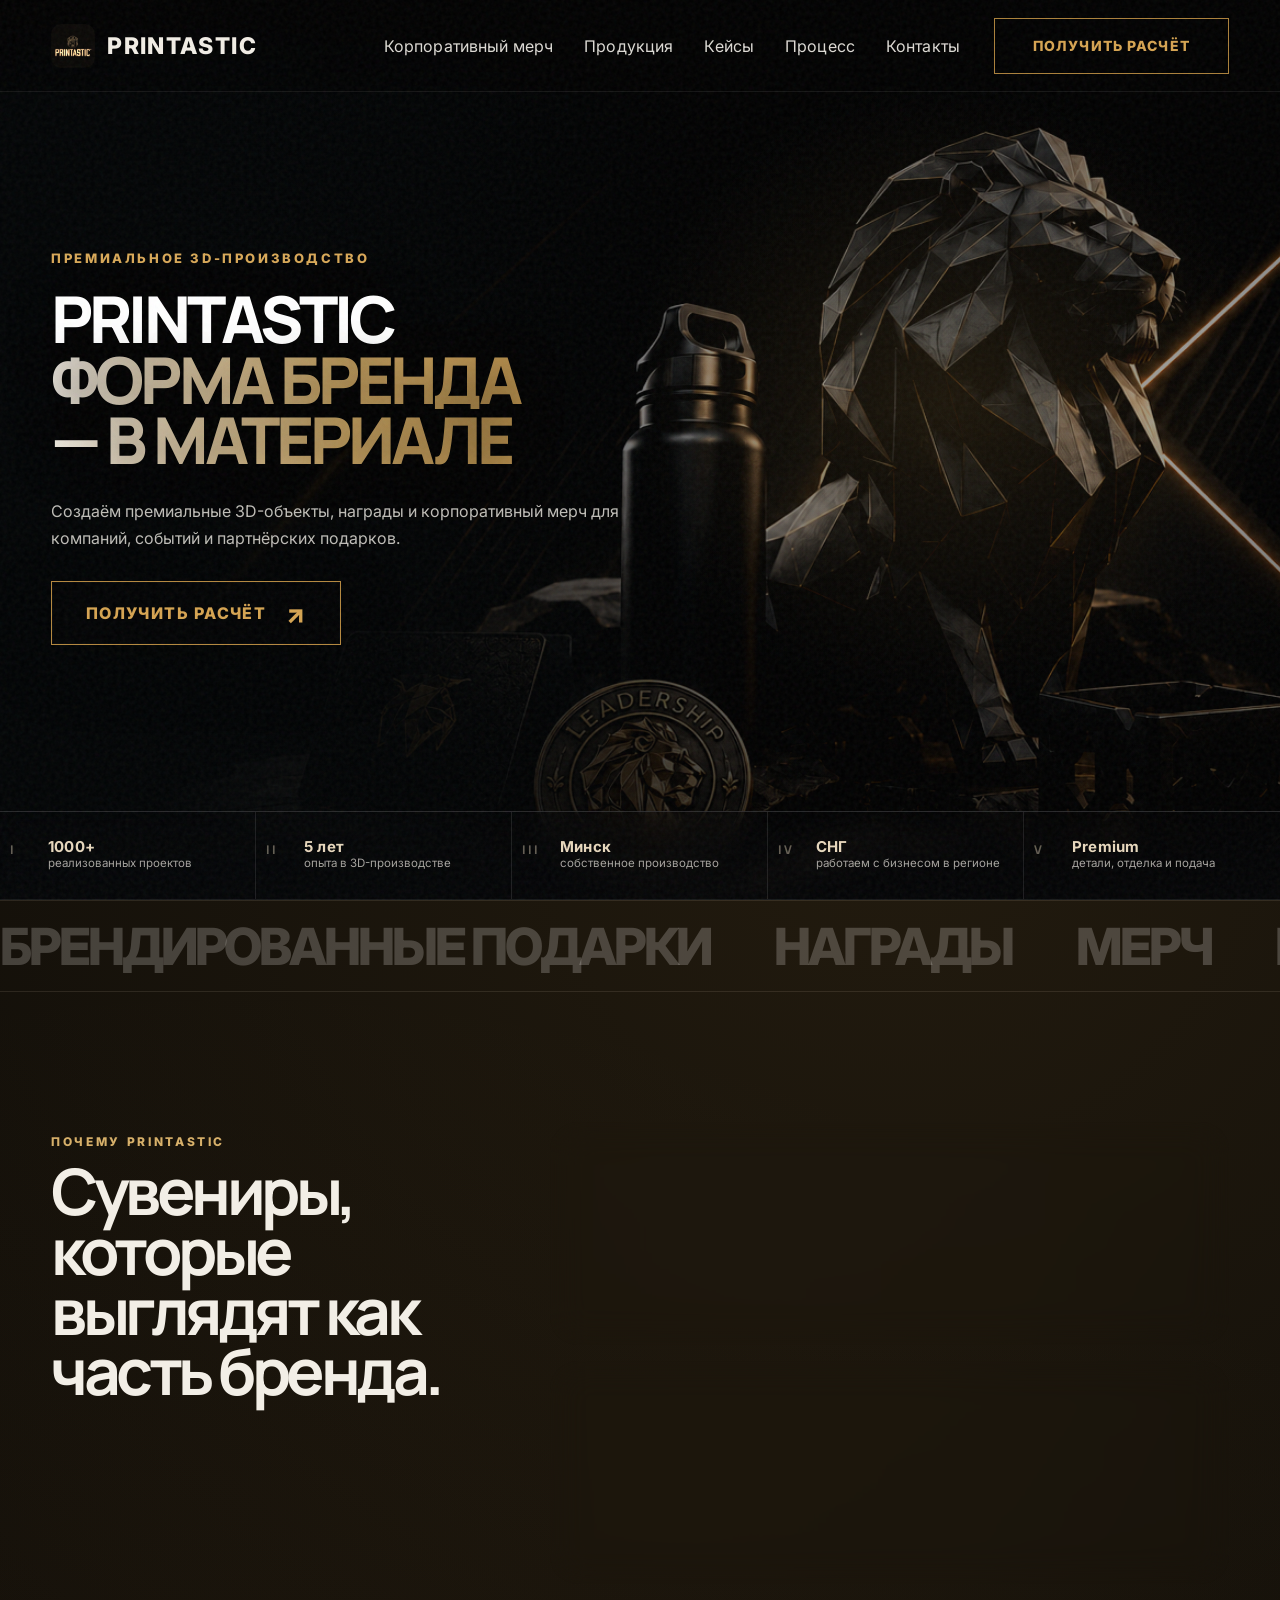
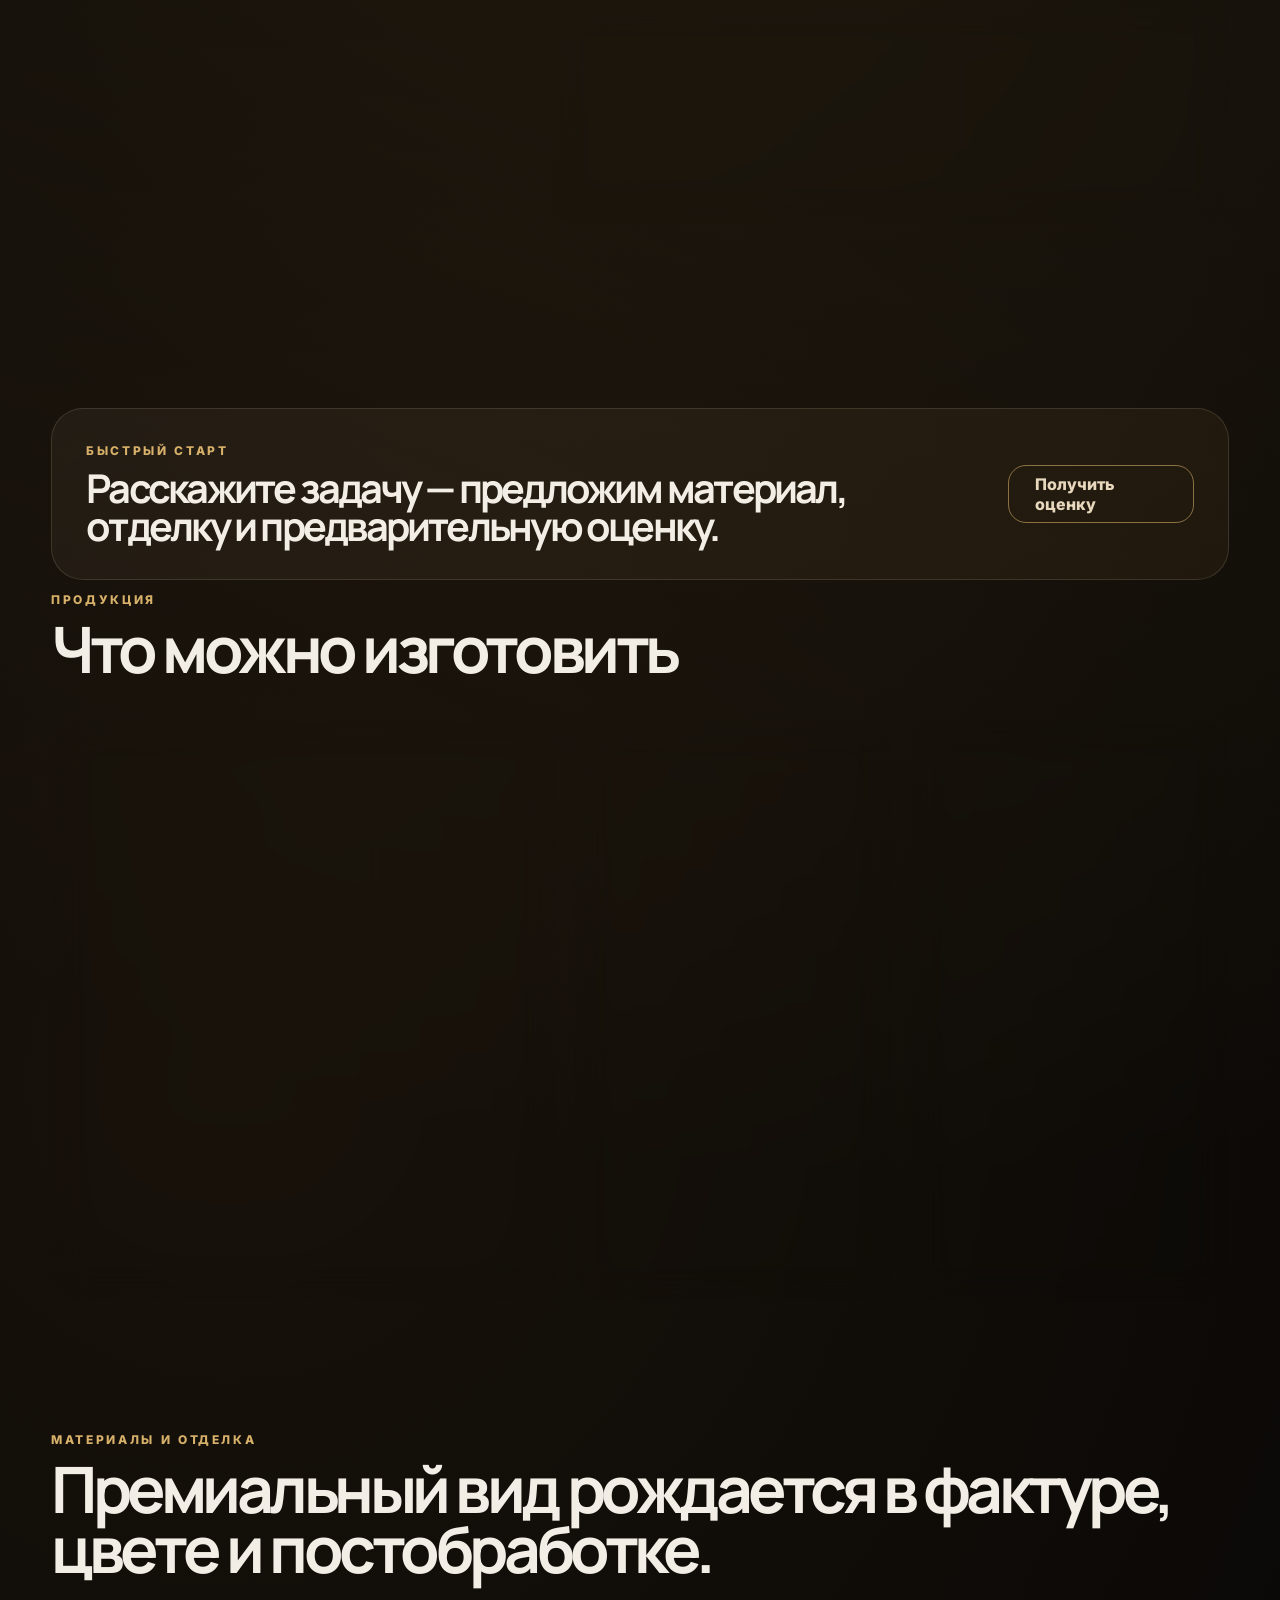
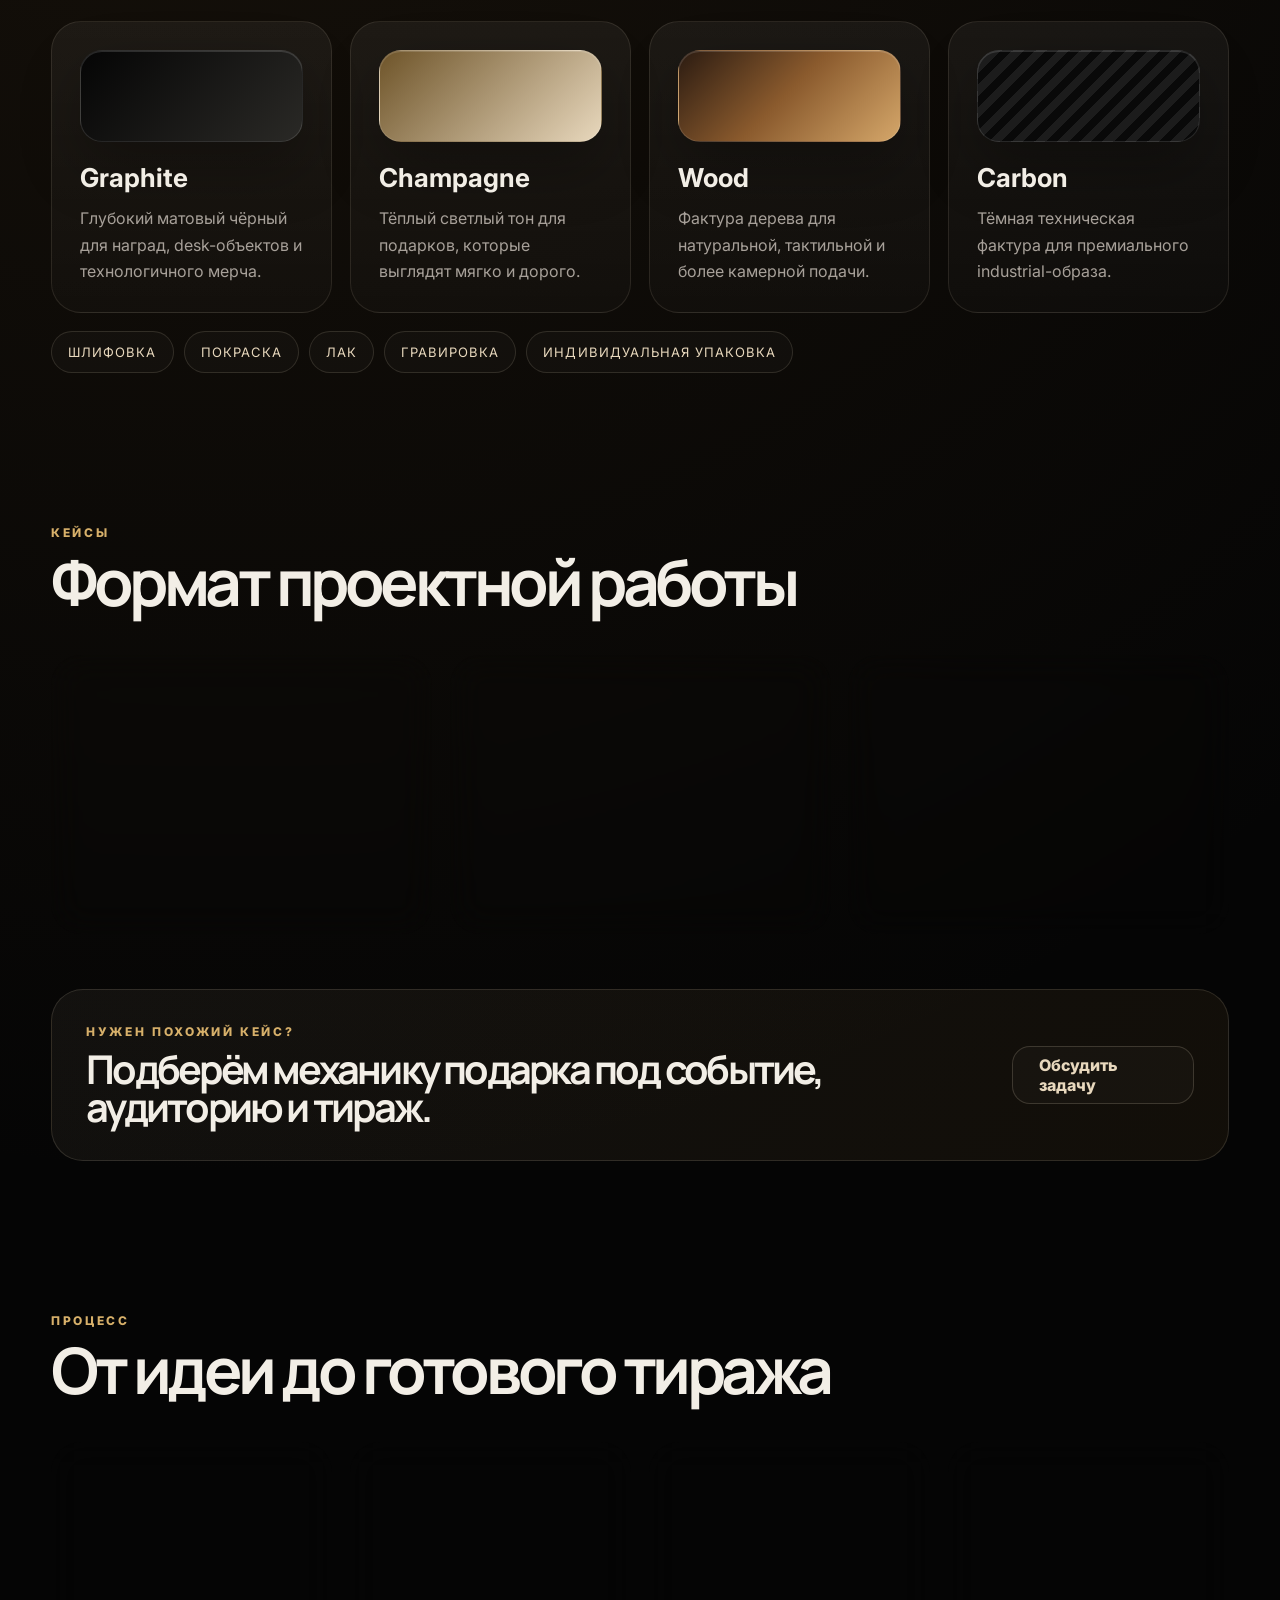
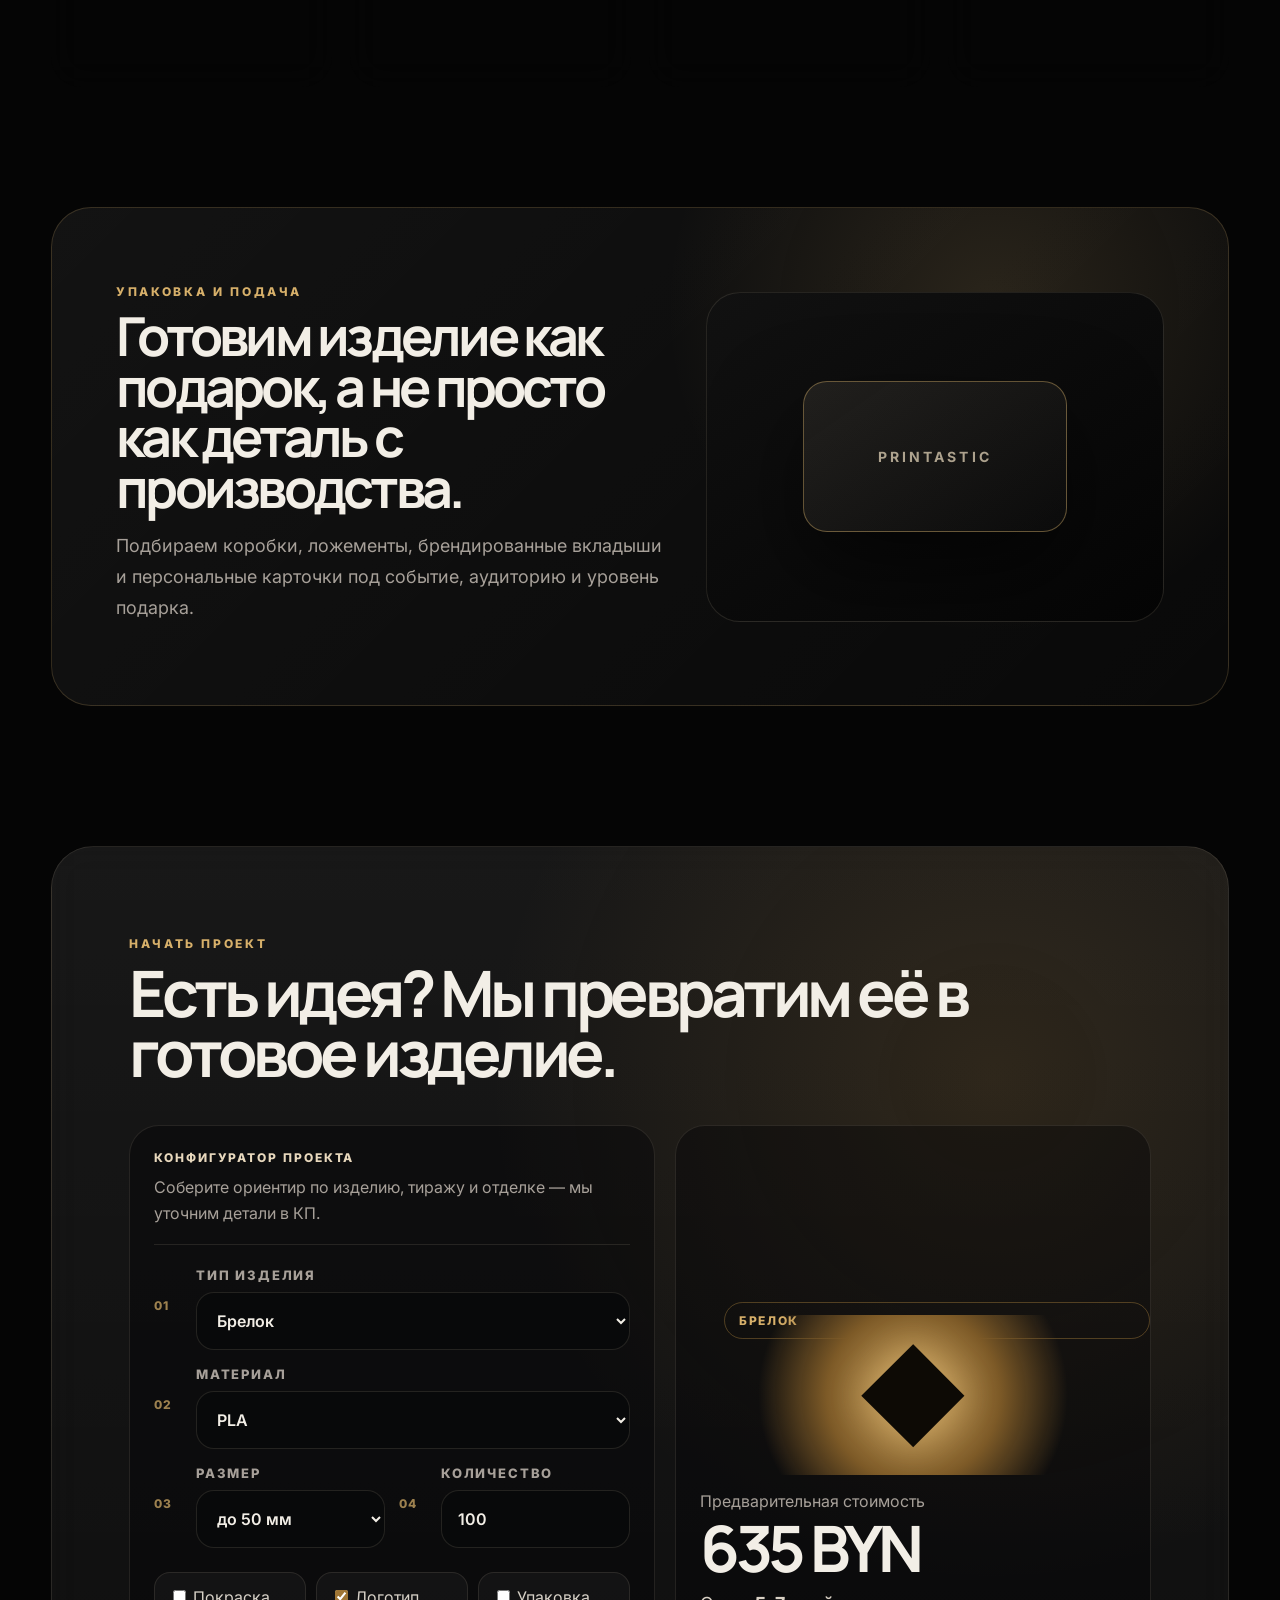
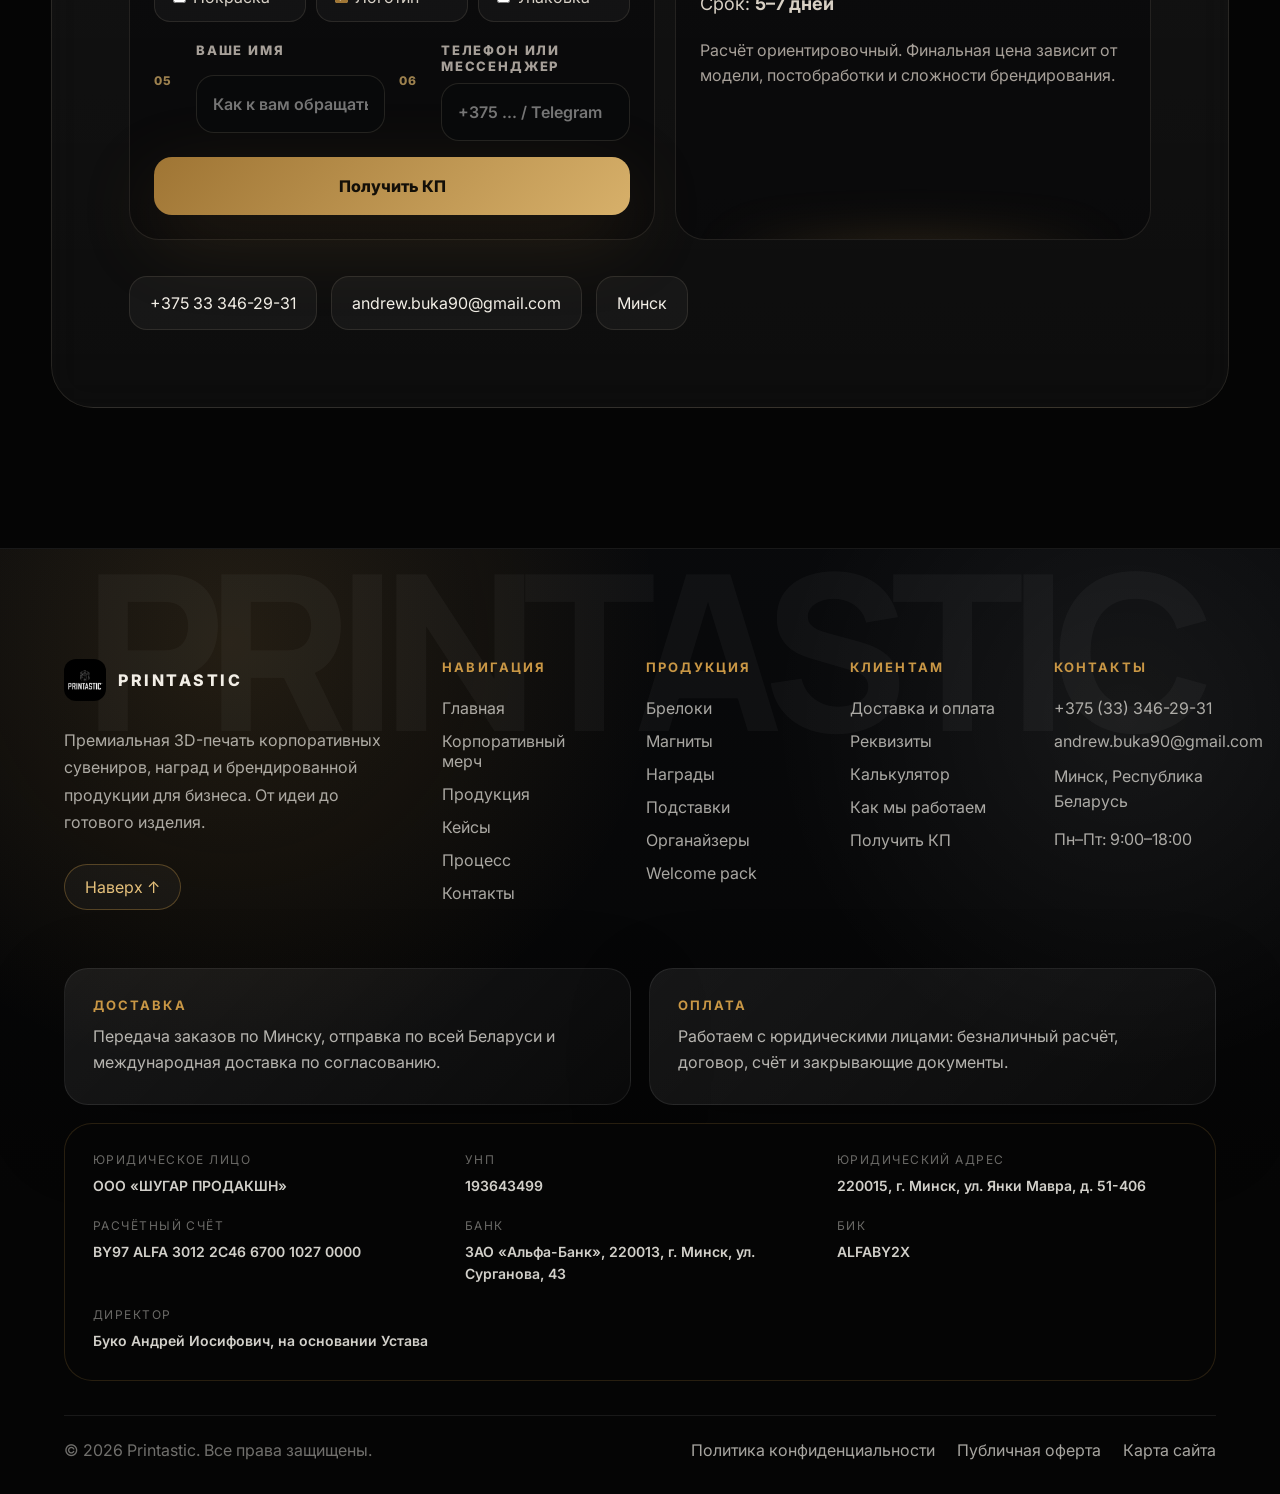
<file: index.html>
<!doctype html>
<html lang="ru">
<head>
  <meta charset="UTF-8" />
  <meta name="viewport" content="width=device-width, initial-scale=1.0" />
  <title>Printastic — премиальная 3D-печать для бизнеса</title>
  <meta name="description" content="Printastic — производство брендированных сувениров, наград и корпоративного мерча на 3D-принтерах в Минске." />
  <link rel="preconnect" href="https://fonts.googleapis.com">
  <link rel="preconnect" href="https://fonts.gstatic.com" crossorigin>
  <link href="https://fonts.googleapis.com/css2?family=Inter:wght@400;500;600;700;800&family=Manrope:wght@600;700;800&display=swap" rel="stylesheet">
  <link rel="stylesheet" href="style.css" />
</head>
<body>
  <div class="noise"></div>
  <header class="header" id="header">
    <a class="brand" href="#top" aria-label="Printastic">
      <img src="assets/logo.jpg" alt="Printastic logo">
      <span>PRINTASTIC</span>
    </a>
    <nav class="nav" id="mainNav">
      <a href="merch.html">Корпоративный мерч</a>
      <a href="#products">Продукция</a>
      <a href="#cases">Кейсы</a>
      <a href="#process">Процесс</a>
      <a href="#contacts">Контакты</a>
    </nav>
    <a class="nav-cta" href="#contacts">Получить расчёт</a>
    <button class="burger" id="burger" aria-label="Меню" aria-expanded="false" aria-controls="mainNav"><span></span><span></span></button>
  </header>

  <main id="top">
    <section class="hero hero-premium" aria-label="Главный баннер Printastic">
      <img class="hero-premium-bg" src="assets/hero-premium-banner.png" alt="Премиальные 3D-изделия Printastic" fetchpriority="high">
      <div class="hero-premium-shade"></div>
      <div class="hero-premium-inner">
        <div class="hero-premium-copy reveal">
          <p class="eyebrow">Премиальное 3D-производство</p>
          <h1><span>PRINTASTIC</span><span>Форма бренда</span><span>— в материале</span></h1>
          <p class="lead">Создаём премиальные 3D-объекты, награды и корпоративный мерч для компаний, событий и партнёрских подарков.</p>
          <div class="hero-premium-actions">
            <a class="btn outline-gold" href="#contacts">Получить расчёт <span>↗</span></a>
          </div>
        </div>
      </div>
      <div class="hero-premium-stats reveal">
        <div><b>I</b><strong>1000+</strong><span>реализованных проектов</span></div>
        <div><b>II</b><strong>5 лет</strong><span>опыта в 3D-производстве</span></div>
        <div><b>III</b><strong>Минск</strong><span>собственное производство</span></div>
        <div><b>IV</b><strong>СНГ</strong><span>работаем с бизнесом в регионе</span></div>
        <div><b>V</b><strong>Premium</strong><span>детали, отделка и подача</span></div>
      </div>
    </section>

    <section class="marquee">
      <span>БРЕНДИРОВАННЫЕ ПОДАРКИ</span><span>НАГРАДЫ</span><span>МЕРЧ</span><span>НАСТОЛЬНЫЕ ОБЪЕКТЫ</span><span>3D-ПЕЧАТЬ</span>
    </section>

    <section class="section split">
      <div class="section-title reveal">
        <p class="eyebrow">Почему Printastic</p>
        <h2>Сувениры, которые выглядят как часть бренда.</h2>
      </div>
      <div class="features">
        <article class="glass reveal"><span>01</span><h3>Дизайн под задачу</h3><p>Поможем адаптировать идею, логотип или фирменный стиль в физический объект.</p></article>
        <article class="glass reveal"><span>02</span><h3>Производство тиражей</h3><p>Изготавливаем единичные образцы и партии для мероприятий, HR и маркетинга.</p></article>
        <article class="glass reveal"><span>03</span><h3>Премиальная подача</h3><p>Материалы, цвет, фактура и упаковка подбираются так, чтобы изделие выглядело дорого.</p></article>
      </div>
    </section>

    <section class="quick-cta section reveal" aria-label="Быстрый расчёт проекта">
      <div>
        <p class="eyebrow">Быстрый старт</p>
        <h2>Расскажите задачу — предложим материал, отделку и предварительную оценку.</h2>
      </div>
      <a class="btn primary" href="#calculator">Получить оценку</a>
    </section>

    <section class="section" id="products">
      <div class="section-head reveal">
        <p class="eyebrow">Продукция</p>
        <h2>Что можно изготовить</h2>
      </div>
      <div class="product-grid">
        <a class="product product-link product-feature reveal" href="merch.html"><img src="assets/catalog.png" alt="Корпоративный мерч Printastic" loading="lazy"><h3>Корпоративный мерч</h3><p>Брелоки, магниты, welcome-наборы и настольные объекты в едином стиле бренда.</p><div class="product-meta"><span>от 30 шт.</span><span>7–14 дней</span><span>брендирование</span></div><span class="more">Открыть страницу →</span></a>
        <article class="product reveal"><img src="assets/showcase.png" alt="Награды и подарки" loading="lazy"><h3>Награды и подарки</h3><p>Статуэтки, медали, памятные объекты с покраской, лаком и персонализацией.</p><div class="product-meta"><span>PLA / PETG</span><span>покраска</span></div></article>
        <article class="product reveal"><div class="abstract-object">P</div><h3>Индивидуальные изделия</h3><p>Проектируем форму с нуля под событие, продукт или фирменный стиль компании.</p><div class="product-meta"><span>3D-модель</span><span>прототип</span></div></article>
      </div>
    </section>

    <section class="materials section reveal" aria-label="Материалы и отделка">
      <div class="section-head">
        <p class="eyebrow">Материалы и отделка</p>
        <h2>Премиальный вид рождается в фактуре, цвете и постобработке.</h2>
      </div>
      <div class="material-grid">
        <article><span class="swatch swatch-graphite"></span><h3>Graphite</h3><p>Глубокий матовый чёрный для наград, desk-объектов и технологичного мерча.</p></article>
        <article><span class="swatch swatch-champagne"></span><h3>Champagne</h3><p>Тёплый светлый тон для подарков, которые выглядят мягко и дорого.</p></article>
        <article><span class="swatch swatch-wood"></span><h3>Wood</h3><p>Фактура дерева для натуральной, тактильной и более камерной подачи.</p></article>
        <article><span class="swatch swatch-carbon"></span><h3>Carbon</h3><p>Тёмная техническая фактура для премиального industrial-образа.</p></article>
      </div>
      <div class="finish-line"><span>Шлифовка</span><span>Покраска</span><span>Лак</span><span>Гравировка</span><span>Индивидуальная упаковка</span></div>
    </section>

    <section class="section cases" id="cases">
      <div class="section-head reveal"><p class="eyebrow">Кейсы</p><h2>Формат проектной работы</h2></div>
      <div class="case-list">
        <article class="case reveal"><span>HR-подарки</span><h3>Набор брендированных аксессуаров для сотрудников</h3><p>Концепция, 3D-макет, печать, постобработка.</p></article>
        <article class="case reveal"><span>Награды для событий</span><h3>Премиальные награды для корпоративного события</h3><p>Серия объектов с логотипом и индивидуальной гравировкой.</p></article>
        <article class="case reveal"><span>Офисный мерч</span><h3>Настольные объекты для партнёров</h3><p>Функциональные сувениры, которые остаются на рабочем столе.</p></article>
      </div>
    </section>

    <section class="quick-cta section reveal" aria-label="Консультация по кейсам">
      <div>
        <p class="eyebrow">Нужен похожий кейс?</p>
        <h2>Подберём механику подарка под событие, аудиторию и тираж.</h2>
      </div>
      <a class="btn secondary" href="#contacts">Обсудить задачу</a>
    </section>

    <section class="section process" id="process">
      <div class="section-head reveal"><p class="eyebrow">Процесс</p><h2>От идеи до готового тиража</h2></div>
      <div class="steps">
        <div class="step reveal"><b>01</b><h3>Заявка</h3><p>Вы описываете задачу, срок, количество и пожелания.</p></div>
        <div class="step reveal"><b>02</b><h3>3D-макет</h3><p>Готовим визуализацию и согласовываем детали.</p></div>
        <div class="step reveal"><b>03</b><h3>Производство</h3><p>Печатаем, контролируем качество, выполняем постобработку.</p></div>
        <div class="step reveal"><b>04</b><h3>Передача</h3><p>Упаковываем и передаем готовые изделия.</p></div>
      </div>
    </section>

    <section class="packaging section reveal" aria-label="Упаковка и подача">
      <div class="package-card">
        <div>
          <p class="eyebrow">Упаковка и подача</p>
          <h2>Готовим изделие как подарок, а не просто как деталь с производства.</h2>
          <p>Подбираем коробки, ложементы, брендированные вкладыши и персональные карточки под событие, аудиторию и уровень подарка.</p>
        </div>
        <div class="package-visual" aria-hidden="true"><span></span><b>PRINTASTIC</b></div>
      </div>
    </section>

    <section class="cta section" id="contacts">
      <div class="cta-card reveal">
        <p class="eyebrow">Начать проект</p>
        <h2>Есть идея? Мы превратим её в готовое изделие.</h2>
        <div class="calc-wrap configurator" id="calculator" data-calculator>
          <div class="calc-form">
            <div class="configurator-head"><span>Конфигуратор проекта</span><p>Соберите ориентир по изделию, тиражу и отделке — мы уточним детали в КП.</p></div>
            <div class="calc-group">
              <label for="productType">Тип изделия</label>
              <select id="productType" data-field="type">
                <option value="keychain">Брелок</option>
                <option value="magnet">Магнит</option>
                <option value="medal">Медаль / награда</option>
                <option value="stand">Подставка</option>
                <option value="organizer">Органайзер</option>
                <option value="figurine">Статуэтка</option>
              </select>
            </div>
            <div class="calc-group">
              <label for="material">Материал</label>
              <select id="material" data-field="material">
                <option value="pla">PLA</option>
                <option value="petg">PETG</option>
                <option value="abs">ABS</option>
                <option value="carbon">Carbon</option>
                <option value="wood">Wood</option>
              </select>
            </div>
            <div class="calc-grid-two">
              <div class="calc-group">
                <label for="size">Размер</label>
                <select id="size" data-field="size">
                  <option value="small">до 50 мм</option>
                  <option value="medium">до 100 мм</option>
                  <option value="large">до 150 мм</option>
                  <option value="xl">200+ мм</option>
                </select>
              </div>
              <div class="calc-group">
                <label for="qty">Количество</label>
                <input id="qty" data-field="qty" type="number" min="1" max="1000" value="100">
              </div>
            </div>
            <div class="calc-checks">
              <label><input type="checkbox" data-field="paint"> Покраска</label>
              <label><input type="checkbox" data-field="logo" checked> Логотип</label>
              <label><input type="checkbox" data-field="pack"> Упаковка</label>
            </div>
            <div class="calc-grid-two request-fields">
              <div class="calc-group">
                <label for="clientName">Ваше имя</label>
                <input id="clientName" data-field="name" type="text" placeholder="Как к вам обращаться">
              </div>
              <div class="calc-group">
                <label for="clientContact">Телефон или мессенджер</label>
                <input id="clientContact" data-field="contact" type="text" placeholder="+375 ... / Telegram">
              </div>
            </div>
            <a class="btn primary calc-submit" href="mailto:andrew.buka90@gmail.com?subject=Расчет%20проекта%20Printastic">Получить КП</a>
          </div>
          <aside class="calc-result">
            <span class="calc-pill" data-product-label>Брелок</span>
            <div class="calc-visual" data-visual>◆</div>
            <p>Предварительная стоимость</p>
            <strong><span data-price>0</span> BYN</strong>
            <small>Срок: <b data-days>5–7 дней</b></small>
            <em>Расчёт ориентировочный. Финальная цена зависит от модели, постобработки и сложности брендирования.</em>
          </aside>
        </div>

        <div class="contact-row">
          <a href="tel:+375333462931">+375 33 346-29-31</a>
          <a href="mailto:andrew.buka90@gmail.com">andrew.buka90@gmail.com</a>
          <span>Минск</span>
        </div>
      </div>
    </section>
  </main>

  <footer class="site-footer" id="footer">
    <div class="footer-word">PRINTASTIC</div>
    <div class="footer-top">
      <div class="footer-brand">
        <a class="brand footer-logo" href="index.html" aria-label="Printastic"><img src="assets/logo.jpg" alt="Printastic logo"><span>PRINTASTIC</span></a>
        <p>Премиальная 3D-печать корпоративных сувениров, наград и брендированной продукции для бизнеса. От идеи до готового изделия.</p>
        <a class="footer-up" href="#top">Наверх ↑</a>
      </div>
      <div class="footer-col">
        <h3>Навигация</h3>
        <a href="index.html">Главная</a>
        <a href="merch.html">Корпоративный мерч</a>
        <a href="index.html#products">Продукция</a>
        <a href="index.html#cases">Кейсы</a>
        <a href="index.html#process">Процесс</a>
        <a href="index.html#contacts">Контакты</a>
      </div>
      <div class="footer-col">
        <h3>Продукция</h3>
        <a href="merch.html#catalog">Брелоки</a>
        <a href="merch.html#catalog">Магниты</a>
        <a href="merch.html#catalog">Награды</a>
        <a href="merch.html#catalog">Подставки</a>
        <a href="merch.html#catalog">Органайзеры</a>
        <a href="merch.html#catalog">Welcome pack</a>
      </div>
      <div class="footer-col">
        <h3>Клиентам</h3>
        <a href="#delivery">Доставка и оплата</a>
        <a href="#requisites">Реквизиты</a>
        <a href="index.html#calculator">Калькулятор</a>
        <a href="index.html#process">Как мы работаем</a>
        <a href="mailto:andrew.buka90@gmail.com">Получить КП</a>
      </div>
      <div class="footer-col footer-contact">
        <h3>Контакты</h3>
        <a href="tel:+375333462931">+375 (33) 346-29-31</a>
        <a href="mailto:andrew.buka90@gmail.com">andrew.buka90@gmail.com</a>
        <span>Минск, Республика Беларусь</span>
        <span>Пн–Пт: 9:00–18:00</span>
      </div>
    </div>

    <div class="footer-info" id="delivery">
      <div class="info-card">
        <h3>Доставка</h3>
        <p>Передача заказов по Минску, отправка по всей Беларуси и международная доставка по согласованию.</p>
      </div>
      <div class="info-card">
        <h3>Оплата</h3>
        <p>Работаем с юридическими лицами: безналичный расчёт, договор, счёт и закрывающие документы.</p>
      </div>
    </div>

    <div class="requisites" id="requisites">
      <div>
        <span class="req-label">Юридическое лицо</span>
        <strong>ООО «ШУГАР ПРОДАКШН»</strong>
      </div>
      <div><span class="req-label">УНП</span><strong>193643499</strong></div>
      <div><span class="req-label">Юридический адрес</span><strong>220015, г. Минск, ул. Янки Мавра, д. 51-406</strong></div>
      <div><span class="req-label">Расчётный счёт</span><strong>BY97 ALFA 3012 2C46 6700 1027 0000</strong></div>
      <div><span class="req-label">Банк</span><strong>ЗАО «Альфа-Банк», 220013, г. Минск, ул. Сурганова, 43</strong></div>
      <div><span class="req-label">БИК</span><strong>ALFABY2X</strong></div>
      <div><span class="req-label">Директор</span><strong>Буко Андрей Иосифович, на основании Устава</strong></div>
    </div>

    <div class="footer-bottom">
      <span>© 2026 Printastic. Все права защищены.</span>
      <div>
        <a href="privacy.html">Политика конфиденциальности</a>
        <a href="offer.html">Публичная оферта</a>
        <a href="#top">Карта сайта</a>
      </div>
    </div>
  </footer>

  <script src="script.js"></script>
</body>
</html>
</file>
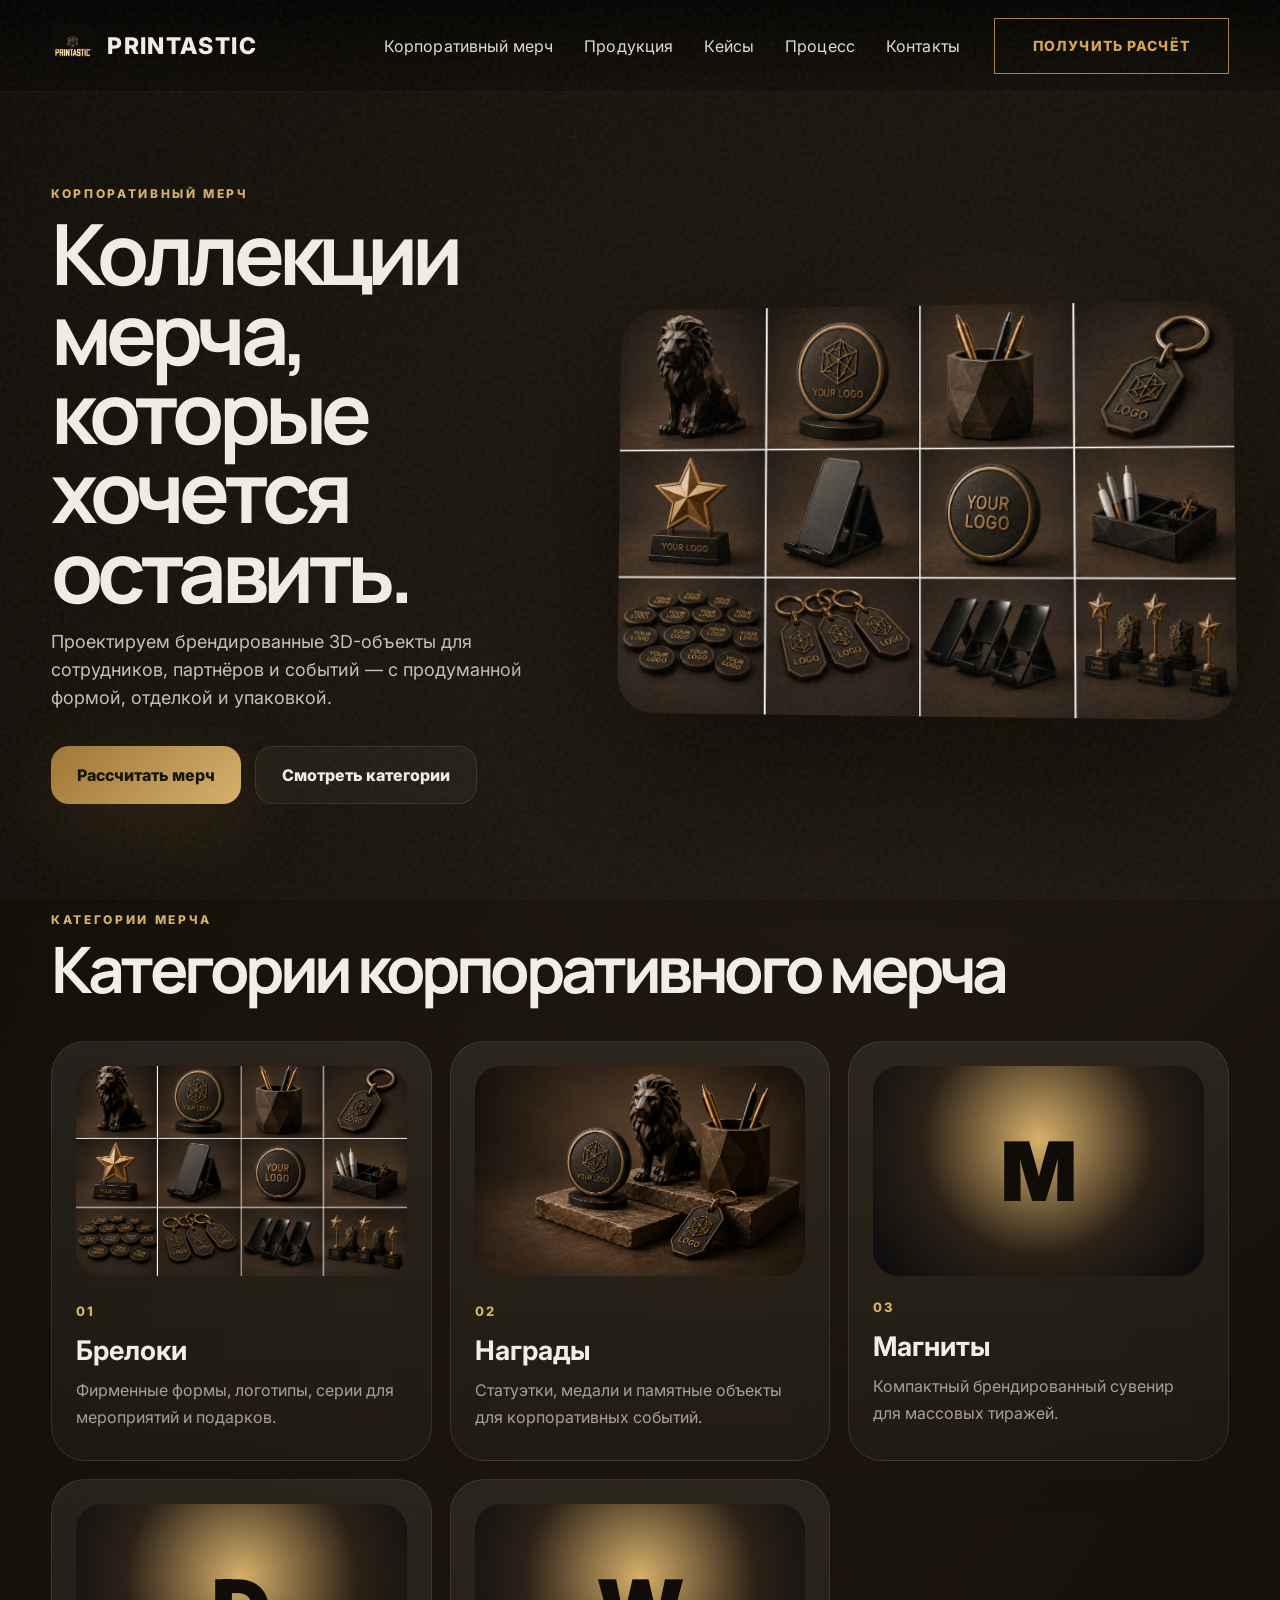
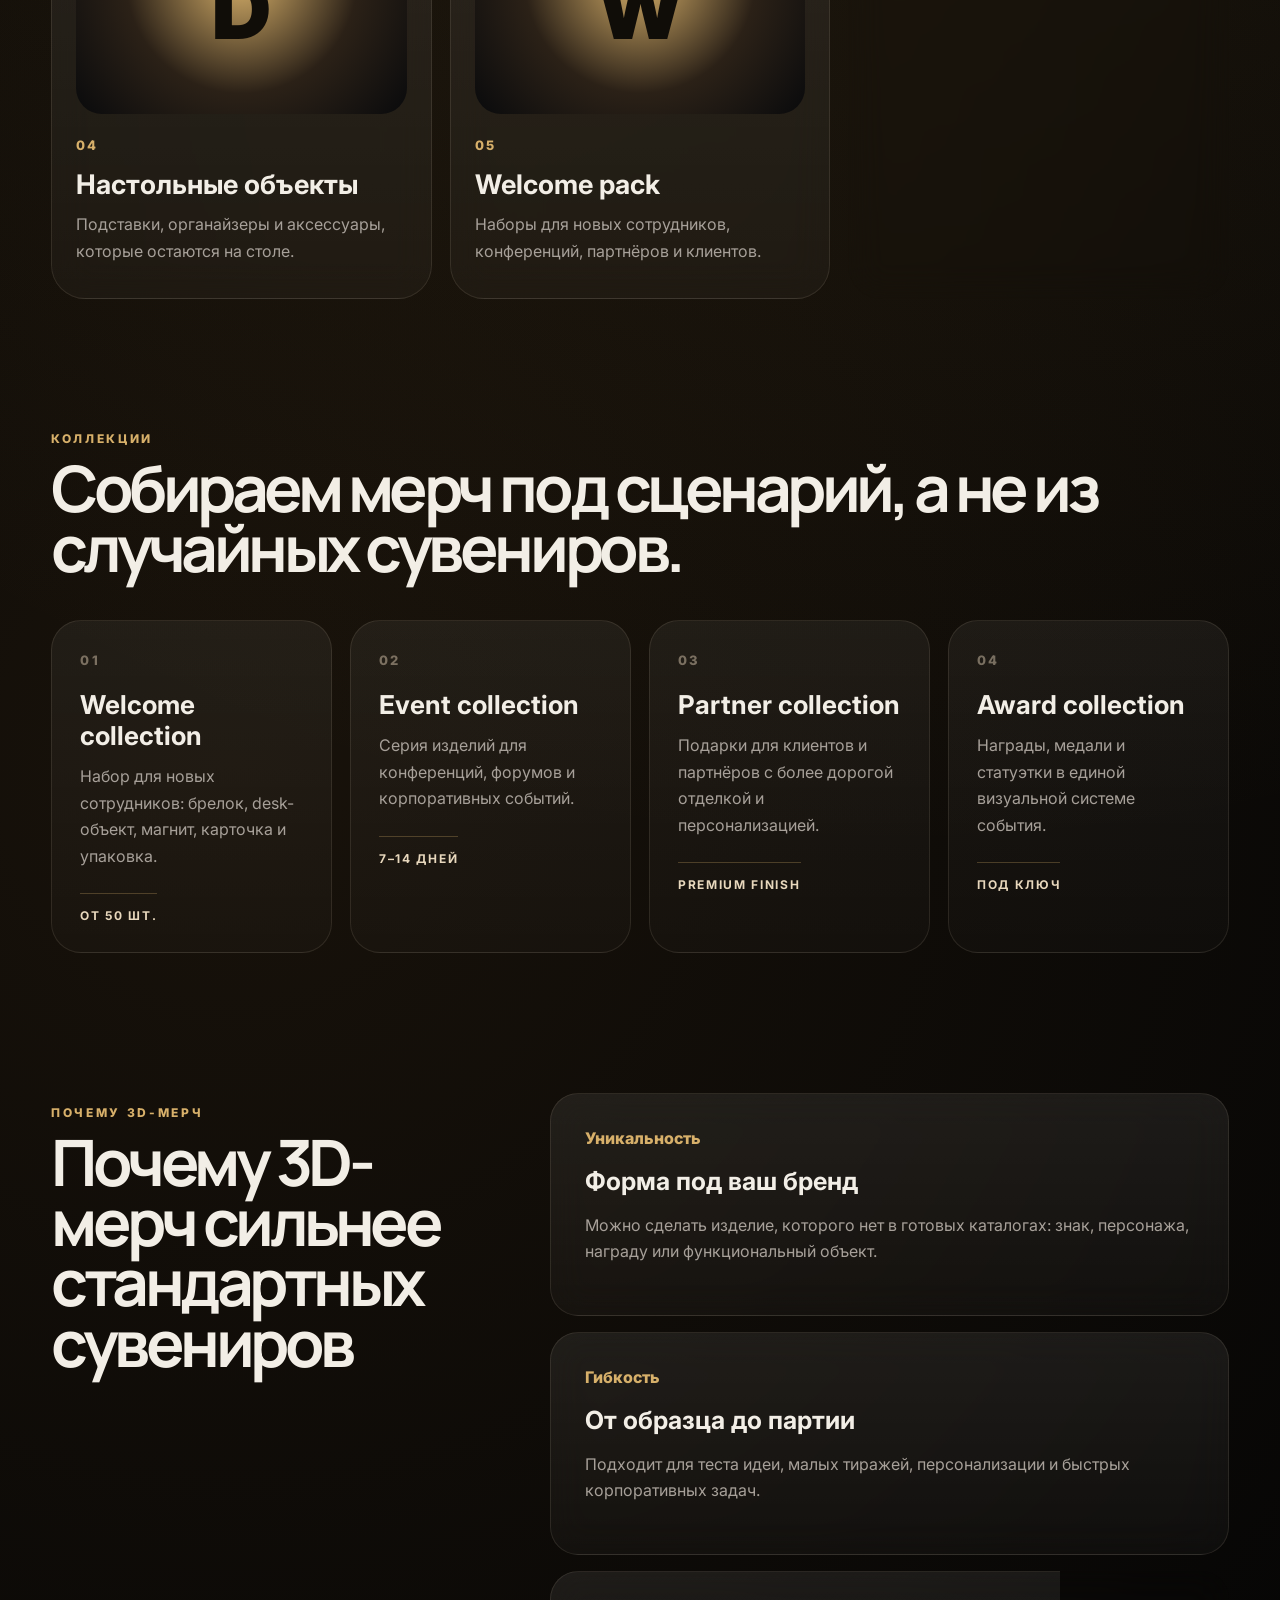
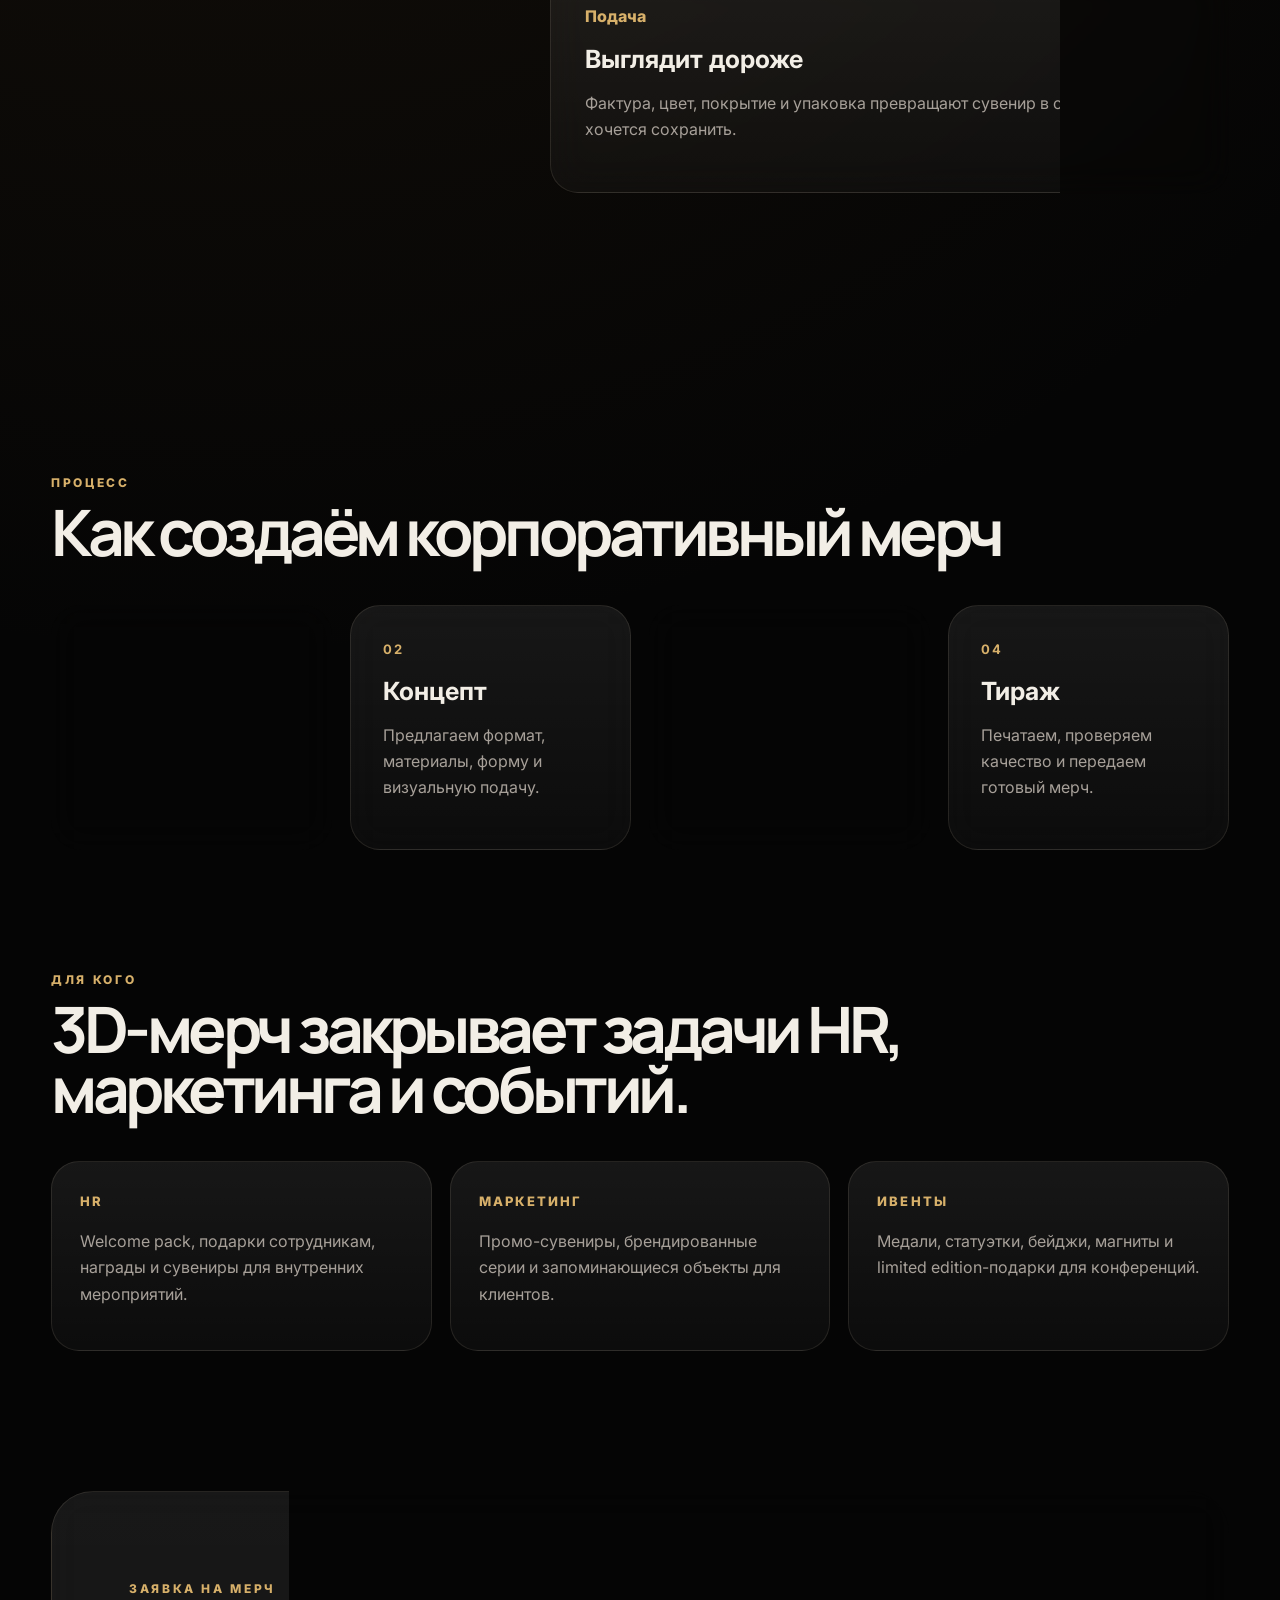
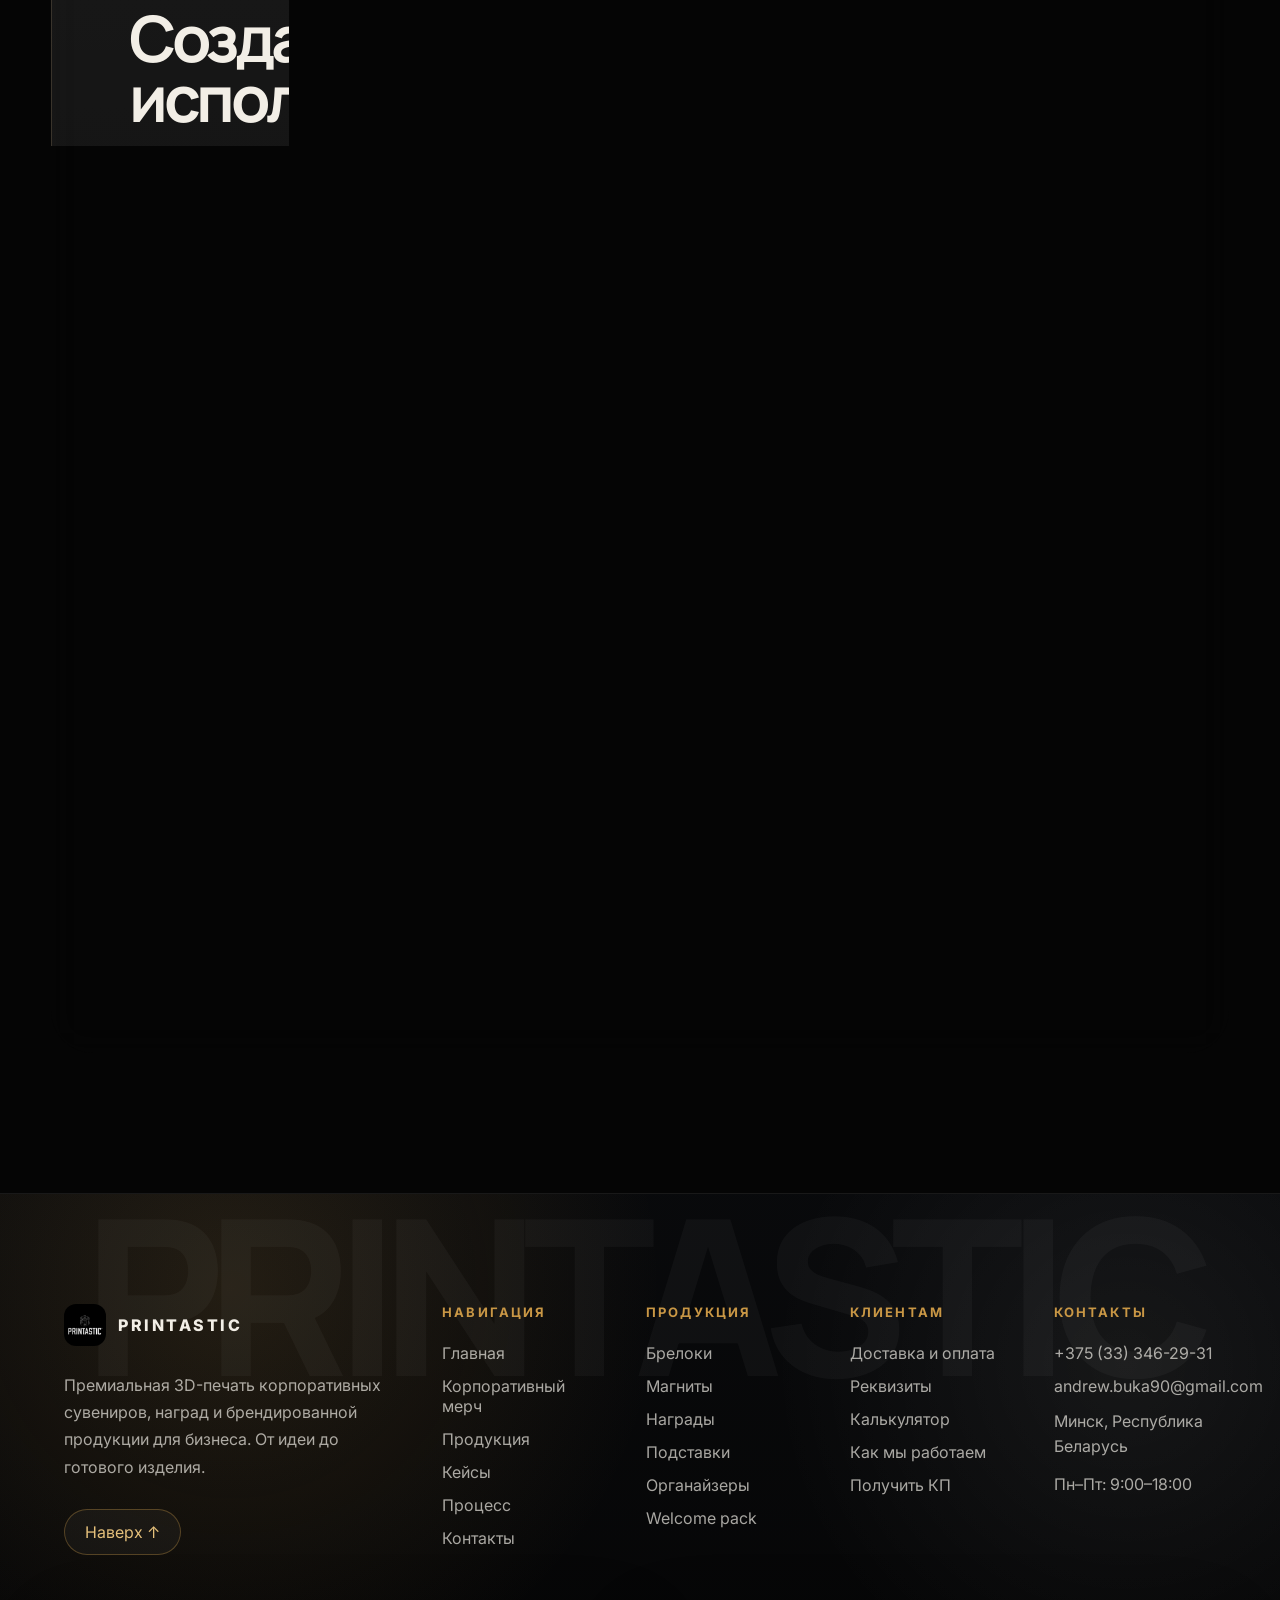
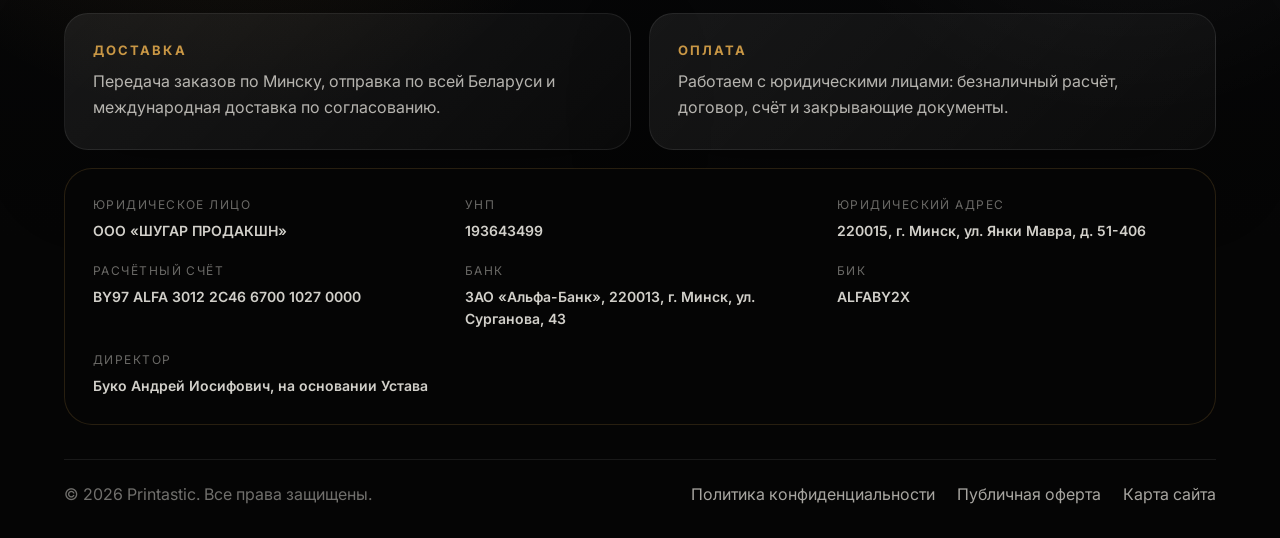
<file: merch.html>
<!doctype html>
<html lang="ru">
<head>
  <meta charset="UTF-8" />
  <meta name="viewport" content="width=device-width, initial-scale=1.0" />
  <title>Корпоративный мерч — Printastic</title>
  <meta name="description" content="Корпоративный мерч на 3D-принтерах: брелоки, магниты, награды, органайзеры, подставки и подарочные наборы для компаний в Минске." />
  <link rel="preconnect" href="https://fonts.googleapis.com">
  <link rel="preconnect" href="https://fonts.gstatic.com" crossorigin>
  <link href="https://fonts.googleapis.com/css2?family=Inter:wght@400;500;600;700;800&family=Manrope:wght@600;700;800&display=swap" rel="stylesheet">
  <link rel="stylesheet" href="style.css" />
</head>
<body>
  <div class="noise"></div>
  <header class="header" id="header">
    <a class="brand" href="index.html" aria-label="Printastic"><img src="assets/logo.jpg" alt="Printastic logo"><span>PRINTASTIC</span></a>
    <nav class="nav" id="mainNav">
      <a href="merch.html">Корпоративный мерч</a>
      <a href="index.html#products">Продукция</a>
      <a href="index.html#cases">Кейсы</a>
      <a href="index.html#process">Процесс</a>
      <a href="#contacts">Контакты</a>
    </nav>
    <a class="nav-cta" href="#contacts">Получить расчёт</a>
    <button class="burger" id="burger" aria-label="Меню" aria-expanded="false" aria-controls="mainNav"><span></span><span></span></button>
  </header>

  <main id="top">
    <section class="merch-hero section">
      <div class="hero-copy reveal">
        <p class="eyebrow">Корпоративный мерч</p>
        <h1>Коллекции мерча, которые хочется оставить.</h1>
        <p class="lead">Проектируем брендированные 3D-объекты для сотрудников, партнёров и событий — с продуманной формой, отделкой и упаковкой.</p>
        <div class="actions">
          <a class="btn primary" href="#contacts">Рассчитать мерч</a>
          <a class="btn secondary" href="#catalog">Смотреть категории</a>
        </div>
      </div>
      <div class="hero-art reveal merch-art" data-depth="18">
        <div class="orb orb-one"></div>
        <img src="assets/catalog.png" alt="Корпоративный мерч Printastic">
      </div>
    </section>

    <section class="section" id="catalog">
      <div class="section-head reveal"><p class="eyebrow">Категории мерча</p><h2>Категории корпоративного мерча</h2></div>
      <div class="merch-grid">
        <article class="merch-card reveal"><img src="assets/catalog.png" alt="Брелоки" loading="lazy"><span>01</span><h3>Брелоки</h3><p>Фирменные формы, логотипы, серии для мероприятий и подарков.</p></article>
        <article class="merch-card reveal"><img src="assets/showcase.png" alt="Награды" loading="lazy"><span>02</span><h3>Награды</h3><p>Статуэтки, медали и памятные объекты для корпоративных событий.</p></article>
        <article class="merch-card reveal"><div class="mini-object">M</div><span>03</span><h3>Магниты</h3><p>Компактный брендированный сувенир для массовых тиражей.</p></article>
        <article class="merch-card reveal"><div class="mini-object">D</div><span>04</span><h3>Настольные объекты</h3><p>Подставки, органайзеры и аксессуары, которые остаются на столе.</p></article>
        <article class="merch-card reveal"><div class="mini-object">W</div><span>05</span><h3>Welcome pack</h3><p>Наборы для новых сотрудников, конференций, партнёров и клиентов.</p></article>
        <article class="merch-card reveal"><div class="mini-object">3D</div><span>06</span><h3>Изделия с нуля</h3><p>Разработка формы, 3D-модели и визуального образа под ваш бренд.</p></article>
      </div>
    </section>

    <section class="merch-collections section reveal" aria-label="Коллекции корпоративного мерча">
      <div class="section-head"><p class="eyebrow">Коллекции</p><h2>Собираем мерч под сценарий, а не из случайных сувениров.</h2></div>
      <div class="collection-grid">
        <article><span>01</span><h3>Welcome collection</h3><p>Набор для новых сотрудников: брелок, desk-объект, магнит, карточка и упаковка.</p><b>от 50 шт.</b></article>
        <article><span>02</span><h3>Event collection</h3><p>Серия изделий для конференций, форумов и корпоративных событий.</p><b>7–14 дней</b></article>
        <article><span>03</span><h3>Partner collection</h3><p>Подарки для клиентов и партнёров с более дорогой отделкой и персонализацией.</p><b>premium finish</b></article>
        <article><span>04</span><h3>Award collection</h3><p>Награды, медали и статуэтки в единой визуальной системе события.</p><b>под ключ</b></article>
      </div>
    </section>

    <section class="section split merch-why">
      <div class="section-title reveal"><p class="eyebrow">Почему 3D-мерч</p><h2>Почему 3D-мерч сильнее стандартных сувениров</h2></div>
      <div class="features">
        <article class="glass reveal"><span>Уникальность</span><h3>Форма под ваш бренд</h3><p>Можно сделать изделие, которого нет в готовых каталогах: знак, персонажа, награду или функциональный объект.</p></article>
        <article class="glass reveal"><span>Гибкость</span><h3>От образца до партии</h3><p>Подходит для теста идеи, малых тиражей, персонализации и быстрых корпоративных задач.</p></article>
        <article class="glass reveal"><span>Подача</span><h3>Выглядит дороже</h3><p>Фактура, цвет, покрытие и упаковка превращают сувенир в объект, который хочется сохранить.</p></article>
      </div>
    </section>

    <section class="section process">
      <div class="section-head reveal"><p class="eyebrow">Процесс</p><h2>Как создаём корпоративный мерч</h2></div>
      <div class="steps">
        <div class="step reveal"><b>01</b><h3>Бриф</h3><p>Фиксируем цель, аудиторию, бренд и желаемый эффект.</p></div>
        <div class="step reveal"><b>02</b><h3>Концепт</h3><p>Предлагаем формат, материалы, форму и визуальную подачу.</p></div>
        <div class="step reveal"><b>03</b><h3>3D-модель</h3><p>Готовим макет и согласовываем детали перед печатью.</p></div>
        <div class="step reveal"><b>04</b><h3>Тираж</h3><p>Печатаем, проверяем качество и передаем готовый мерч.</p></div>
      </div>
    </section>

    <section class="merch-audience section reveal" aria-label="Для кого подходит 3D-мерч">
      <div class="section-head"><p class="eyebrow">Для кого</p><h2>3D-мерч закрывает задачи HR, маркетинга и событий.</h2></div>
      <div class="audience-grid">
        <article><span>HR</span><p>Welcome pack, подарки сотрудникам, награды и сувениры для внутренних мероприятий.</p></article>
        <article><span>Маркетинг</span><p>Промо-сувениры, брендированные серии и запоминающиеся объекты для клиентов.</p></article>
        <article><span>Ивенты</span><p>Медали, статуэтки, бейджи, магниты и limited edition-подарки для конференций.</p></article>
      </div>
    </section>

    <section class="cta section" id="contacts">
      <div class="cta-card reveal">
        <p class="eyebrow">Заявка на мерч</p>
        <h2>Создадим мерч, который будут использовать, а не выбросят.</h2>
        <div class="calc-wrap configurator" id="calculator" data-calculator>
          <div class="calc-form">
            <div class="configurator-head"><span>Конфигуратор мерча</span><p>Выберите формат, тираж и отделку — заявка уйдёт с параметрами проекта.</p></div>
            <div class="calc-group">
              <label for="productType">Тип изделия</label>
              <select id="productType" data-field="type">
                <option value="keychain">Брелок</option>
                <option value="magnet">Магнит</option>
                <option value="medal">Медаль / награда</option>
                <option value="stand">Подставка</option>
                <option value="organizer">Органайзер</option>
                <option value="figurine">Статуэтка</option>
              </select>
            </div>
            <div class="calc-group">
              <label for="material">Материал</label>
              <select id="material" data-field="material">
                <option value="pla">PLA</option>
                <option value="petg">PETG</option>
                <option value="abs">ABS</option>
                <option value="carbon">Carbon</option>
                <option value="wood">Wood</option>
              </select>
            </div>
            <div class="calc-grid-two">
              <div class="calc-group">
                <label for="size">Размер</label>
                <select id="size" data-field="size">
                  <option value="small">до 50 мм</option>
                  <option value="medium">до 100 мм</option>
                  <option value="large">до 150 мм</option>
                  <option value="xl">200+ мм</option>
                </select>
              </div>
              <div class="calc-group">
                <label for="qty">Количество</label>
                <input id="qty" data-field="qty" type="number" min="1" max="1000" value="100">
              </div>
            </div>
            <div class="calc-checks">
              <label><input type="checkbox" data-field="paint"> Покраска</label>
              <label><input type="checkbox" data-field="logo" checked> Логотип</label>
              <label><input type="checkbox" data-field="pack"> Упаковка</label>
            </div>
            <div class="calc-grid-two request-fields">
              <div class="calc-group">
                <label for="clientNameMerch">Ваше имя</label>
                <input id="clientNameMerch" data-field="name" type="text" placeholder="Как к вам обращаться">
              </div>
              <div class="calc-group">
                <label for="clientContactMerch">Телефон или мессенджер</label>
                <input id="clientContactMerch" data-field="contact" type="text" placeholder="+375 ... / Telegram">
              </div>
            </div>
            <a class="btn primary calc-submit" href="mailto:andrew.buka90@gmail.com?subject=Расчет%20проекта%20Printastic">Получить КП</a>
          </div>
          <aside class="calc-result">
            <span class="calc-pill" data-product-label>Брелок</span>
            <div class="calc-visual" data-visual>◆</div>
            <p>Предварительная стоимость</p>
            <strong><span data-price>0</span> BYN</strong>
            <small>Срок: <b data-days>5–7 дней</b></small>
            <em>Расчёт ориентировочный. Финальная цена зависит от модели, постобработки и сложности брендирования.</em>
          </aside>
        </div>

        <div class="contact-row">
          <a href="tel:+375333462931">+375 33 346-29-31</a>
          <a href="mailto:andrew.buka90@gmail.com">andrew.buka90@gmail.com</a>
          <span>Минск</span>
        </div>
      </div>
    </section>
  </main>

  <footer class="site-footer" id="footer">
    <div class="footer-word">PRINTASTIC</div>
    <div class="footer-top">
      <div class="footer-brand">
        <a class="brand footer-logo" href="index.html" aria-label="Printastic"><img src="assets/logo.jpg" alt="Printastic logo"><span>PRINTASTIC</span></a>
        <p>Премиальная 3D-печать корпоративных сувениров, наград и брендированной продукции для бизнеса. От идеи до готового изделия.</p>
        <a class="footer-up" href="#top">Наверх ↑</a>
      </div>
      <div class="footer-col">
        <h3>Навигация</h3>
        <a href="index.html">Главная</a>
        <a href="merch.html">Корпоративный мерч</a>
        <a href="index.html#products">Продукция</a>
        <a href="index.html#cases">Кейсы</a>
        <a href="index.html#process">Процесс</a>
        <a href="index.html#contacts">Контакты</a>
      </div>
      <div class="footer-col">
        <h3>Продукция</h3>
        <a href="merch.html#catalog">Брелоки</a>
        <a href="merch.html#catalog">Магниты</a>
        <a href="merch.html#catalog">Награды</a>
        <a href="merch.html#catalog">Подставки</a>
        <a href="merch.html#catalog">Органайзеры</a>
        <a href="merch.html#catalog">Welcome pack</a>
      </div>
      <div class="footer-col">
        <h3>Клиентам</h3>
        <a href="#delivery">Доставка и оплата</a>
        <a href="#requisites">Реквизиты</a>
        <a href="index.html#calculator">Калькулятор</a>
        <a href="index.html#process">Как мы работаем</a>
        <a href="mailto:andrew.buka90@gmail.com">Получить КП</a>
      </div>
      <div class="footer-col footer-contact">
        <h3>Контакты</h3>
        <a href="tel:+375333462931">+375 (33) 346-29-31</a>
        <a href="mailto:andrew.buka90@gmail.com">andrew.buka90@gmail.com</a>
        <span>Минск, Республика Беларусь</span>
        <span>Пн–Пт: 9:00–18:00</span>
      </div>
    </div>

    <div class="footer-info" id="delivery">
      <div class="info-card">
        <h3>Доставка</h3>
        <p>Передача заказов по Минску, отправка по всей Беларуси и международная доставка по согласованию.</p>
      </div>
      <div class="info-card">
        <h3>Оплата</h3>
        <p>Работаем с юридическими лицами: безналичный расчёт, договор, счёт и закрывающие документы.</p>
      </div>
    </div>

    <div class="requisites" id="requisites">
      <div>
        <span class="req-label">Юридическое лицо</span>
        <strong>ООО «ШУГАР ПРОДАКШН»</strong>
      </div>
      <div><span class="req-label">УНП</span><strong>193643499</strong></div>
      <div><span class="req-label">Юридический адрес</span><strong>220015, г. Минск, ул. Янки Мавра, д. 51-406</strong></div>
      <div><span class="req-label">Расчётный счёт</span><strong>BY97 ALFA 3012 2C46 6700 1027 0000</strong></div>
      <div><span class="req-label">Банк</span><strong>ЗАО «Альфа-Банк», 220013, г. Минск, ул. Сурганова, 43</strong></div>
      <div><span class="req-label">БИК</span><strong>ALFABY2X</strong></div>
      <div><span class="req-label">Директор</span><strong>Буко Андрей Иосифович, на основании Устава</strong></div>
    </div>

    <div class="footer-bottom">
      <span>© 2026 Printastic. Все права защищены.</span>
      <div>
        <a href="privacy.html">Политика конфиденциальности</a>
        <a href="offer.html">Публичная оферта</a>
        <a href="#top">Карта сайта</a>
      </div>
    </div>
  </footer>

  <script src="script.js"></script>
</body>
</html>
</file>
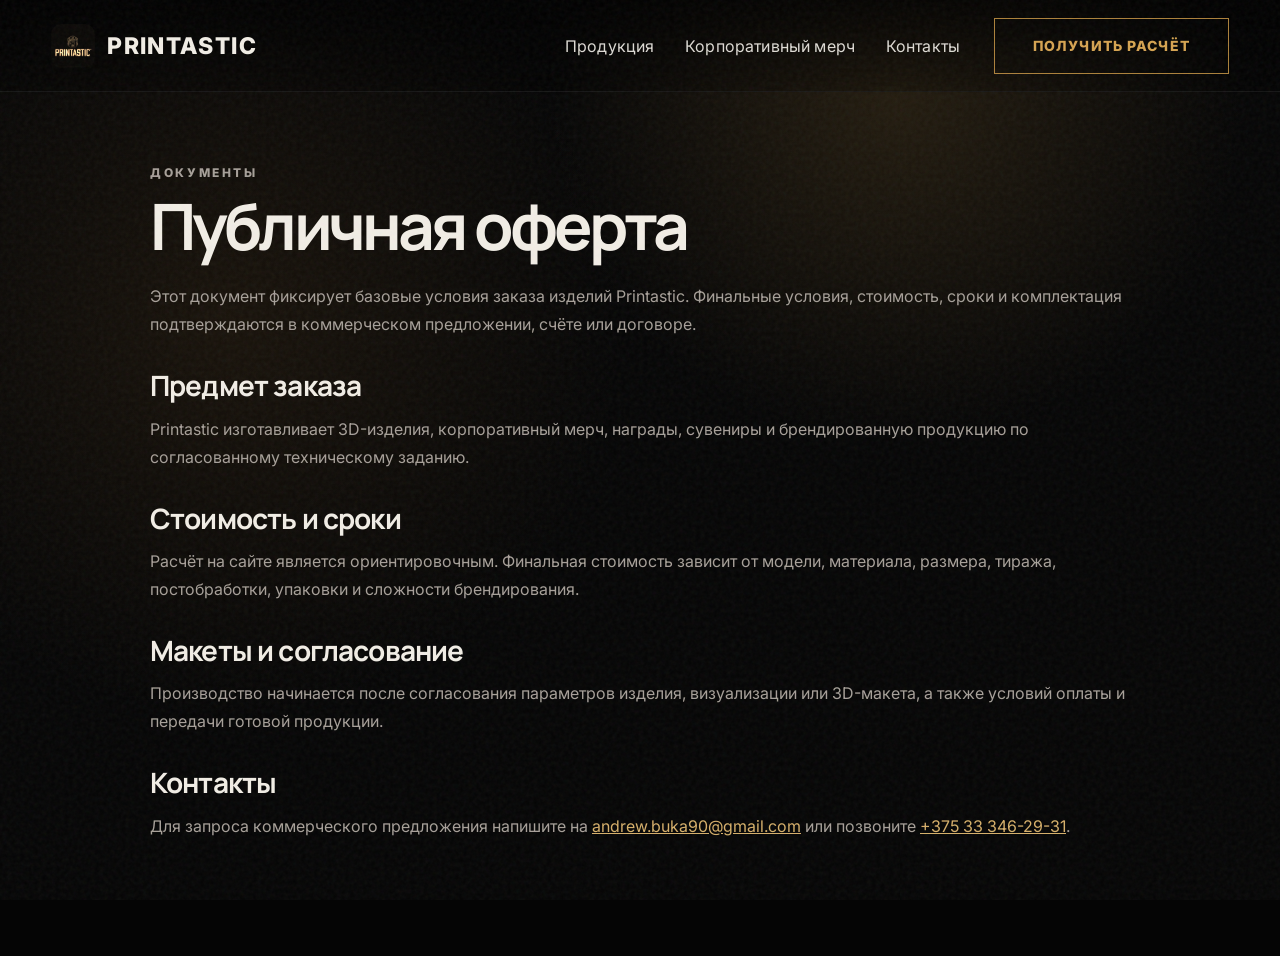
<file: offer.html>
<!doctype html>
<html lang="ru">
<head>
  <meta charset="UTF-8" />
  <meta name="viewport" content="width=device-width, initial-scale=1.0" />
  <title>Публичная оферта — Printastic</title>
  <meta name="description" content="Условия заказа 3D-печати, корпоративного мерча и брендированной продукции Printastic." />
  <link rel="preconnect" href="https://fonts.googleapis.com">
  <link rel="preconnect" href="https://fonts.gstatic.com" crossorigin>
  <link href="https://fonts.googleapis.com/css2?family=Inter:wght@400;500;600;700;800&family=Manrope:wght@600;700;800&display=swap" rel="stylesheet">
  <link rel="stylesheet" href="style.css" />
</head>
<body>
  <div class="noise"></div>
  <header class="header" id="header">
    <a class="brand" href="index.html" aria-label="Printastic"><img src="assets/logo.jpg" alt="Printastic logo"><span>PRINTASTIC</span></a>
    <nav class="nav" id="mainNav"><a href="index.html#products">Продукция</a><a href="merch.html">Корпоративный мерч</a><a href="index.html#contacts">Контакты</a></nav>
    <a class="nav-cta" href="index.html#calculator">Получить расчёт</a>
    <button class="burger" id="burger" aria-label="Меню" aria-expanded="false" aria-controls="mainNav"><span></span><span></span></button>
  </header>
  <main class="section policy-page">
    <p class="eyebrow">Документы</p>
    <h1>Публичная оферта</h1>
    <p>Этот документ фиксирует базовые условия заказа изделий Printastic. Финальные условия, стоимость, сроки и комплектация подтверждаются в коммерческом предложении, счёте или договоре.</p>
    <h2>Предмет заказа</h2>
    <p>Printastic изготавливает 3D-изделия, корпоративный мерч, награды, сувениры и брендированную продукцию по согласованному техническому заданию.</p>
    <h2>Стоимость и сроки</h2>
    <p>Расчёт на сайте является ориентировочным. Финальная стоимость зависит от модели, материала, размера, тиража, постобработки, упаковки и сложности брендирования.</p>
    <h2>Макеты и согласование</h2>
    <p>Производство начинается после согласования параметров изделия, визуализации или 3D-макета, а также условий оплаты и передачи готовой продукции.</p>
    <h2>Контакты</h2>
    <p>Для запроса коммерческого предложения напишите на <a href="mailto:andrew.buka90@gmail.com">andrew.buka90@gmail.com</a> или позвоните <a href="tel:+375333462931">+375 33 346-29-31</a>.</p>
  </main>
  <script src="script.js"></script>
</body>
</html>
</file>
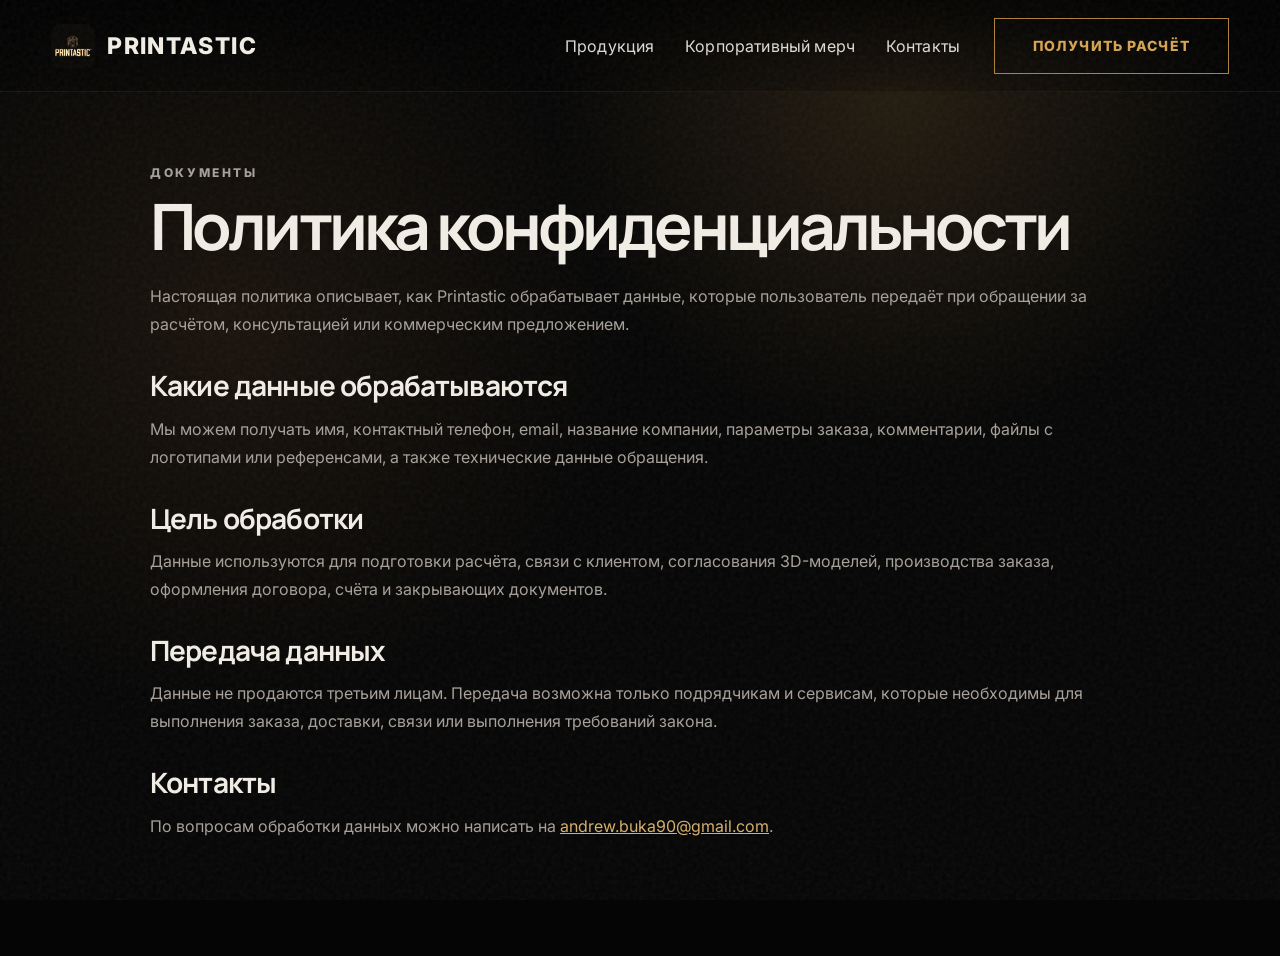
<file: privacy.html>
<!doctype html>
<html lang="ru">
<head>
  <meta charset="UTF-8" />
  <meta name="viewport" content="width=device-width, initial-scale=1.0" />
  <title>Политика конфиденциальности — Printastic</title>
  <meta name="description" content="Политика обработки персональных данных Printastic." />
  <link rel="preconnect" href="https://fonts.googleapis.com">
  <link rel="preconnect" href="https://fonts.gstatic.com" crossorigin>
  <link href="https://fonts.googleapis.com/css2?family=Inter:wght@400;500;600;700;800&family=Manrope:wght@600;700;800&display=swap" rel="stylesheet">
  <link rel="stylesheet" href="style.css" />
</head>
<body>
  <div class="noise"></div>
  <header class="header" id="header">
    <a class="brand" href="index.html" aria-label="Printastic"><img src="assets/logo.jpg" alt="Printastic logo"><span>PRINTASTIC</span></a>
    <nav class="nav" id="mainNav"><a href="index.html#products">Продукция</a><a href="merch.html">Корпоративный мерч</a><a href="index.html#contacts">Контакты</a></nav>
    <a class="nav-cta" href="index.html#calculator">Получить расчёт</a>
    <button class="burger" id="burger" aria-label="Меню" aria-expanded="false" aria-controls="mainNav"><span></span><span></span></button>
  </header>
  <main class="section policy-page">
    <p class="eyebrow">Документы</p>
    <h1>Политика конфиденциальности</h1>
    <p>Настоящая политика описывает, как Printastic обрабатывает данные, которые пользователь передаёт при обращении за расчётом, консультацией или коммерческим предложением.</p>
    <h2>Какие данные обрабатываются</h2>
    <p>Мы можем получать имя, контактный телефон, email, название компании, параметры заказа, комментарии, файлы с логотипами или референсами, а также технические данные обращения.</p>
    <h2>Цель обработки</h2>
    <p>Данные используются для подготовки расчёта, связи с клиентом, согласования 3D-моделей, производства заказа, оформления договора, счёта и закрывающих документов.</p>
    <h2>Передача данных</h2>
    <p>Данные не продаются третьим лицам. Передача возможна только подрядчикам и сервисам, которые необходимы для выполнения заказа, доставки, связи или выполнения требований закона.</p>
    <h2>Контакты</h2>
    <p>По вопросам обработки данных можно написать на <a href="mailto:andrew.buka90@gmail.com">andrew.buka90@gmail.com</a>.</p>
  </main>
  <script src="script.js"></script>
</body>
</html>
</file>
<file: style.css>
:root{--bg:#050505;--surface:#0d0f12;--card:#111318;--card2:#171a1f;--gold:#c99745;--gold2:#e7bf79;--text:#f5f2eb;--muted:#9ea3aa;--line:rgba(255,255,255,.08);--glow:rgba(201,151,69,.20);--max:1600px;--pad:clamp(20px,4vw,72px)}*{box-sizing:border-box}html{scroll-behavior:smooth}body{margin:0;background:radial-gradient(circle at 70% 10%,rgba(201,151,69,.15),transparent 28%),radial-gradient(circle at 18% 34%,rgba(100,70,32,.2),transparent 32%),var(--bg);color:var(--text);font-family:Inter,system-ui,sans-serif;overflow-x:hidden}.noise{position:fixed;inset:0;pointer-events:none;opacity:.06;z-index:50;background-image:url("data:image/svg+xml,%3Csvg viewBox='0 0 256 256' xmlns='http://www.w3.org/2000/svg'%3E%3Cfilter id='n'%3E%3CfeTurbulence type='fractalNoise' baseFrequency='.8' numOctaves='3' stitchTiles='stitch'/%3E%3C/filter%3E%3Crect width='100%25' height='100%25' filter='url(%23n)'/%3E%3C/svg%3E")}.header{position:fixed;top:18px;left:50%;transform:translateX(-50%);z-index:40;width:min(var(--max),calc(100% - 36px));height:72px;padding:0 14px 0 20px;border:1px solid var(--line);border-radius:24px;background:rgba(8,9,10,.62);backdrop-filter:blur(22px);display:flex;align-items:center;justify-content:space-between;transition:.35s}.header.scrolled{height:64px;background:rgba(8,9,10,.86)}.brand{display:flex;align-items:center;gap:12px;color:var(--text);text-decoration:none;font-weight:800;letter-spacing:.16em}.brand img{width:42px;height:42px;object-fit:contain;border-radius:50%;filter:grayscale(1) contrast(1.1)}.nav{display:flex;gap:34px}.nav a,.nav-cta{color:var(--muted);text-decoration:none;font-size:14px}.nav a:hover{color:var(--text)}.nav-cta{padding:14px 22px;border-radius:16px;background:linear-gradient(135deg,var(--gold),var(--gold2));color:#16110a;font-weight:800}.burger{display:none}.section{width:min(var(--max),calc(100% - var(--pad)*2));margin:0 auto}.hero{min-height:100vh;display:grid;grid-template-columns:.86fr 1.14fr;gap:56px;align-items:center;padding-top:120px}.eyebrow{text-transform:uppercase;letter-spacing:.22em;color:var(--gold2);font-size:12px;font-weight:800}.hero h1,.section h2{font-family:Manrope,Inter,sans-serif;margin:0;letter-spacing:-.07em;line-height:.94}.hero h1{font-size:clamp(58px,7vw,128px);max-width:800px}.lead{max-width:610px;color:#c7c1b6;font-size:clamp(18px,1.4vw,24px);line-height:1.55}.actions{display:flex;gap:14px;margin:34px 0 42px}.btn{display:inline-flex;align-items:center;justify-content:center;height:58px;padding:0 26px;border-radius:18px;text-decoration:none;font-weight:800}.primary{background:linear-gradient(135deg,var(--gold),var(--gold2));color:#130f08;box-shadow:0 24px 80px var(--glow)}.secondary{border:1px solid var(--line);color:var(--text);background:rgba(255,255,255,.04)}.stats{display:grid;grid-template-columns:repeat(3,1fr);gap:14px;max-width:570px}.stats div,.glass,.product,.case,.step,.cta-card{border:1px solid var(--line);background:linear-gradient(180deg,rgba(255,255,255,.075),rgba(255,255,255,.03));backdrop-filter:blur(18px)}.stats div{border-radius:20px;padding:18px}.stats strong{font-size:24px;color:var(--gold2)}.stats span{display:block;color:var(--muted);margin-top:4px}.hero-art{position:relative;min-height:620px;display:grid;place-items:center;perspective:1000px}.hero-art img{width:min(100%,920px);border-radius:38px;filter:drop-shadow(0 60px 90px rgba(0,0,0,.7));transform:rotateX(2deg) rotateY(-4deg)}.orb{position:absolute;border-radius:999px;filter:blur(60px);background:var(--glow);width:360px;height:360px}.orb-one{right:8%;top:18%}.marquee{border-block:1px solid var(--line);height:92px;display:flex;align-items:center;gap:5vw;overflow:hidden;color:rgba(245,242,235,.22);font-size:clamp(28px,4vw,72px);font-weight:800;letter-spacing:-.06em;white-space:nowrap}.split{padding:130px 0;display:grid;grid-template-columns:.8fr 1.2fr;gap:46px}.section h2{font-size:clamp(42px,5vw,84px)}.features{display:grid;gap:16px}.glass{border-radius:28px;padding:34px}.glass span{color:var(--gold2);font-weight:800}.glass h3,.product h3,.case h3,.step h3{font-size:25px;margin:18px 0 10px}.glass p,.product p,.case p,.step p{color:var(--muted);line-height:1.65}.section-head{margin:0 0 42px}.product-grid{display:grid;grid-template-columns:1.1fr 1.1fr .8fr;gap:18px}.product{min-height:440px;border-radius:34px;padding:24px;overflow:hidden;transition:.35s}.product:hover,.case:hover,.step:hover{transform:translateY(-8px);border-color:rgba(201,151,69,.45)}.product img{width:100%;height:270px;object-fit:cover;border-radius:26px}.abstract-object{height:270px;border-radius:26px;display:grid;place-items:center;background:radial-gradient(circle,var(--gold),#2a2118 58%,#0a0b0d);font-size:150px;font-weight:900;color:#0a0b0d}.cases,.process{padding-top:140px}.case-list{display:grid;grid-template-columns:repeat(3,1fr);gap:18px}.case,.step{border-radius:30px;padding:32px}.case span,.step b{color:var(--gold2);font-size:13px;text-transform:uppercase;letter-spacing:.16em}.steps{display:grid;grid-template-columns:repeat(4,1fr);gap:18px}.cta{padding:140px 0}.cta-card{border-radius:42px;padding:clamp(34px,6vw,86px);background:radial-gradient(circle at 80% 20%,var(--glow),transparent 38%),linear-gradient(180deg,rgba(255,255,255,.08),rgba(255,255,255,.035))}.cta h2{max-width:980px}.contact-row{display:flex;flex-wrap:wrap;gap:14px;margin-top:36px}.contact-row a,.contact-row span{color:var(--text);text-decoration:none;padding:16px 20px;border:1px solid var(--line);border-radius:18px;background:rgba(255,255,255,.04)}.footer{width:min(var(--max),calc(100% - var(--pad)*2));margin:0 auto;padding:44px 0 60px;border-top:1px solid var(--line);display:flex;justify-content:space-between;color:var(--muted)}.footer strong{color:var(--text);letter-spacing:.18em}.reveal{opacity:0;transform:translateY(34px);transition:opacity .8s ease,transform .8s ease}.reveal.visible{opacity:1;transform:translateY(0)}@media(max-width:1000px){.nav,.nav-cta{display:none}.burger{display:flex;background:none;border:0;flex-direction:column;gap:7px}.burger span{width:26px;height:2px;background:var(--text)}.nav.open{display:flex;position:absolute;left:0;right:0;top:82px;flex-direction:column;padding:24px;border:1px solid var(--line);border-radius:24px;background:#090a0c}.hero,.split{grid-template-columns:1fr}.hero-art{min-height:auto}.product-grid,.case-list,.steps{grid-template-columns:1fr}.stats{grid-template-columns:1fr 1fr 1fr}.footer{flex-direction:column;gap:12px}}@media(max-width:620px){:root{--pad:20px}.header{top:10px;width:calc(100% - 20px)}.brand span{font-size:13px}.hero{padding-top:120px}.actions,.contact-row{flex-direction:column}.btn{width:100%}.stats{grid-template-columns:1fr}.marquee{height:68px}.split,.cases,.process,.cta{padding:84px 0}.product{min-height:auto}.hero h1{font-size:56px}}

.product-link{display:block;color:var(--text);text-decoration:none}.product-link .more{display:inline-block;margin-top:8px;color:var(--gold2);font-weight:800}.merch-hero{min-height:100vh;display:grid;grid-template-columns:.9fr 1.1fr;gap:56px;align-items:center;padding-top:120px}.merch-hero h1{font-family:Manrope,Inter,sans-serif;margin:0;letter-spacing:-.07em;line-height:.94;font-size:clamp(54px,6.6vw,118px);max-width:900px}.merch-art img{max-height:640px;object-fit:cover}.merch-grid{display:grid;grid-template-columns:repeat(3,1fr);gap:18px}.merch-card{min-height:420px;border-radius:34px;padding:24px;border:1px solid var(--line);background:linear-gradient(180deg,rgba(255,255,255,.075),rgba(255,255,255,.03));backdrop-filter:blur(18px);overflow:hidden;transition:.35s}.merch-card:hover{transform:translateY(-8px);border-color:rgba(201,151,69,.45)}.merch-card img,.mini-object{width:100%;height:210px;border-radius:26px;object-fit:cover;margin-bottom:20px}.mini-object{display:grid;place-items:center;background:radial-gradient(circle at 50% 35%,var(--gold2),#2b2117 54%,#090a0c);font-size:82px;font-weight:900;color:#100d08}.merch-card span{color:var(--gold2);font-size:13px;text-transform:uppercase;letter-spacing:.16em;font-weight:800}.merch-card h3{font-size:27px;margin:14px 0 10px}.merch-card p{color:var(--muted);line-height:1.65;margin:0}.merch-why{padding-top:140px}@media(max-width:1000px){.merch-hero{grid-template-columns:1fr}.merch-grid{grid-template-columns:1fr 1fr}}@media(max-width:620px){.merch-grid{grid-template-columns:1fr}.merch-hero{padding-top:120px}.merch-hero h1{font-size:52px}}

.calc-wrap{display:grid;grid-template-columns:1.05fr .95fr;gap:20px;margin-top:42px}.calc-form,.calc-result{border:1px solid var(--line);border-radius:30px;background:rgba(5,6,8,.42);padding:24px}.calc-group{display:grid;gap:9px;margin-bottom:16px}.calc-group label{color:var(--muted);font-size:13px;text-transform:uppercase;letter-spacing:.14em;font-weight:800}.calc-group select,.calc-group input{width:100%;height:58px;border:1px solid var(--line);border-radius:18px;background:#0a0c0f;color:var(--text);padding:0 16px;font:600 16px Inter,system-ui,sans-serif;outline:none}.calc-group select:focus,.calc-group input:focus{border-color:rgba(201,151,69,.65);box-shadow:0 0 0 4px rgba(201,151,69,.10)}.calc-grid-two{display:grid;grid-template-columns:1fr 1fr;gap:14px}.calc-checks{display:grid;grid-template-columns:repeat(3,1fr);gap:10px;margin:8px 0 20px}.calc-checks label{border:1px solid var(--line);border-radius:16px;padding:14px;background:rgba(255,255,255,.035);color:#d7d1c7}.calc-checks input{accent-color:var(--gold)}.calc-submit{width:100%}.calc-result{position:relative;overflow:hidden;display:flex;flex-direction:column;justify-content:center;min-height:420px}.calc-result:before{content:"";position:absolute;inset:auto -20% -35% -20%;height:260px;background:radial-gradient(circle,rgba(201,151,69,.26),transparent 64%);filter:blur(20px)}.calc-pill{position:absolute;top:24px;left:24px;border:1px solid rgba(201,151,69,.35);border-radius:999px;padding:10px 14px;color:var(--gold2);font-size:12px;text-transform:uppercase;letter-spacing:.14em;font-weight:800}.calc-visual{height:160px;display:grid;place-items:center;font-size:108px;font-weight:900;color:#0d0a05;text-shadow:0 0 34px rgba(231,191,121,.4);background:radial-gradient(circle,var(--gold2),#7d5a27 38%,transparent 68%);margin-bottom:16px}.calc-result p{color:var(--muted);margin:0 0 8px}.calc-result strong{font-family:Manrope,Inter,sans-serif;font-size:clamp(46px,5vw,86px);letter-spacing:-.07em;line-height:.9}.calc-result small{font-size:18px;color:#d8d0c4;margin-top:16px}.calc-result em{font-style:normal;color:var(--muted);line-height:1.55;margin-top:24px;max-width:520px}.calc-result>*{position:relative}.calc-result.flash .calc-visual{animation:calcPulse .35s ease}@keyframes calcPulse{50%{transform:scale(1.06);filter:brightness(1.2)}}@media(max-width:900px){.calc-wrap{grid-template-columns:1fr}.calc-checks{grid-template-columns:1fr}}@media(max-width:620px){.calc-grid-two{grid-template-columns:1fr}.calc-form,.calc-result{padding:18px;border-radius:24px}.calc-result{min-height:360px}.calc-visual{height:120px;font-size:80px}}

/* Premium Footer */
.site-footer{
  position:relative;
  overflow:hidden;
  padding:110px clamp(22px,5vw,84px) 34px;
  border-top:1px solid rgba(255,255,255,.08);
  background:
    radial-gradient(circle at 18% 10%, rgba(201,151,69,.14), transparent 32%),
    radial-gradient(circle at 88% 18%, rgba(255,255,255,.06), transparent 26%),
    linear-gradient(180deg, rgba(9,10,12,.96), #050505 68%);
}
.footer-word{
  position:absolute;
  left:50%;
  top:12px;
  transform:translateX(-50%);
  font-family:Manrope,Inter,sans-serif;
  font-size:clamp(86px,17vw,310px);
  font-weight:800;
  letter-spacing:-.08em;
  line-height:.8;
  color:rgba(255,255,255,.035);
  pointer-events:none;
  white-space:nowrap;
}
.footer-top{
  position:relative;
  z-index:1;
  max-width:1600px;
  margin:0 auto;
  display:grid;
  grid-template-columns:1.35fr repeat(4, minmax(150px, .65fr));
  gap:42px;
}
.footer-brand p{
  max-width:390px;
  margin:22px 0 28px;
  color:rgba(245,242,235,.68);
  line-height:1.7;
}
.footer-logo{display:inline-flex}
.footer-logo img{width:42px;height:42px;border-radius:12px;object-fit:cover}
.footer-up{
  display:inline-flex;
  min-height:46px;
  align-items:center;
  padding:0 20px;
  border:1px solid rgba(201,151,69,.35);
  border-radius:999px;
  color:#e4bf7a;
  text-decoration:none;
  background:rgba(255,255,255,.035);
}
.footer-col{display:flex;flex-direction:column;gap:13px}
.footer-col h3,.info-card h3{
  margin:0 0 10px;
  font-size:13px;
  letter-spacing:.16em;
  text-transform:uppercase;
  color:#c99745;
}
.footer-col a,.footer-col span,.footer-bottom a{
  color:rgba(245,242,235,.68);
  text-decoration:none;
  transition:.25s ease;
}
.footer-col a:hover,.footer-bottom a:hover{color:#f5f2eb;transform:translateX(2px)}
.footer-contact span{line-height:1.55}
.footer-info{
  max-width:1600px;
  margin:58px auto 0;
  display:grid;
  grid-template-columns:repeat(2,1fr);
  gap:18px;
  position:relative;
  z-index:1;
}
.info-card{
  padding:28px;
  border:1px solid rgba(255,255,255,.08);
  border-radius:24px;
  background:linear-gradient(135deg, rgba(255,255,255,.07), rgba(255,255,255,.025));
  box-shadow:0 24px 80px rgba(0,0,0,.26);
}
.info-card p{margin:0;color:rgba(245,242,235,.72);line-height:1.65}
.requisites{
  max-width:1600px;
  margin:18px auto 0;
  padding:28px;
  display:grid;
  grid-template-columns:repeat(3,1fr);
  gap:22px;
  border:1px solid rgba(201,151,69,.18);
  border-radius:28px;
  background:rgba(7,7,7,.62);
  position:relative;
  z-index:1;
}
.req-label{display:block;margin-bottom:8px;color:rgba(245,242,235,.42);font-size:12px;text-transform:uppercase;letter-spacing:.12em}
.requisites strong{font-size:14px;color:rgba(245,242,235,.86);line-height:1.55;font-weight:600}
.footer-bottom{
  max-width:1600px;
  margin:34px auto 0;
  padding-top:24px;
  display:flex;
  justify-content:space-between;
  gap:24px;
  border-top:1px solid rgba(255,255,255,.08);
  color:rgba(245,242,235,.45);
  position:relative;
  z-index:1;
}
.footer-bottom div{display:flex;gap:22px;flex-wrap:wrap}
@media (max-width:1100px){
  .footer-top{grid-template-columns:1fr 1fr 1fr}.footer-brand{grid-column:1/-1}.requisites{grid-template-columns:1fr 1fr}
}
@media (max-width:720px){
  .site-footer{padding-top:82px}.footer-top,.footer-info,.requisites{grid-template-columns:1fr}.footer-bottom{flex-direction:column}.footer-word{top:32px}
}

/* Hero Premium Banner v3 */
.header{
  top:0;
  width:100%;
  height:92px;
  border:0;
  border-bottom:1px solid rgba(255,255,255,.08);
  border-radius:0;
  padding:0 clamp(24px,4vw,72px);
  background:linear-gradient(180deg,rgba(0,0,0,.78),rgba(0,0,0,.22));
  backdrop-filter:blur(14px);
}
.header .brand img{width:44px;height:44px;border-radius:10px;filter:sepia(1) saturate(1.45) hue-rotate(352deg) brightness(.95)}
.header .brand span{font-size:23px;letter-spacing:.06em}
.nav{gap:clamp(22px,2.4vw,46px);margin-left:auto;margin-right:34px}
.nav a{text-transform:none;font-size:16px;letter-spacing:.01em;color:rgba(245,242,235,.9)}
.nav-cta{height:56px;border-radius:0;padding:0 38px;background:transparent;border:1px solid rgba(201,151,69,.85);color:#d6a451;text-transform:uppercase;letter-spacing:.08em}
.nav-cta:hover{background:rgba(201,151,69,.12);box-shadow:0 0 40px rgba(201,151,69,.16)}

.hero-premium{
  position:relative;
  min-height:100vh;
  padding:0;
  width:100%;
  max-width:none;
  overflow:hidden;
  background:#020405;
  display:block;
  border-bottom:1px solid rgba(255,255,255,.08);
}
.hero-premium-bg{
  position:absolute;
  inset:0;
  width:100%;
  height:125%;
  object-fit:cover;
  object-position:72% center;
  opacity:.92;
  transform:scale(1.02);
  filter:saturate(1.05) contrast(1.08) brightness(.88);
}
.hero-premium-shade{
  position:absolute;
  inset:0;
  background:
    linear-gradient(90deg,#020405 0%,rgba(2,4,5,.96) 16%,rgba(2,4,5,.80) 33%,rgba(2,4,5,.22) 56%,rgba(2,4,5,.16) 100%),
    linear-gradient(180deg,rgba(0,0,0,.42) 0%,rgba(0,0,0,.05) 46%,rgba(0,0,0,.72) 100%),
    radial-gradient(circle at 74% 44%,rgba(201,151,69,.18),transparent 30%);
  pointer-events:none;
}
.hero-premium-inner{
  position:relative;
  z-index:2;
  width:min(1760px,calc(100% - clamp(48px,8vw,136px)));
  margin:0 auto;
  min-height:calc(100vh - 132px);
  padding-top:clamp(148px,15vh,210px);
  padding-bottom:220px;
  display:flex;
  align-items:flex-start;
}
.hero-premium-copy{max-width:760px;transform:none}
.hero-premium .eyebrow{color:#d9a958;margin-bottom:30px;font-size:13px;letter-spacing:.2em;text-transform:uppercase}
.hero-premium h1{
  font-family:Manrope,Inter,sans-serif;
  margin:0;
  text-transform:uppercase;
  letter-spacing:-.055em;
  line-height:.95;
  font-size:clamp(58px,5.75vw,118px);
  font-weight:800;
}
.hero-premium h1 span{display:block;color:#fff;text-shadow:0 10px 42px rgba(0,0,0,.5)}
.hero-premium h1 span:not(:first-child){
  color:#b98a3e;
  background:linear-gradient(92deg,#7d5723 0%,#e2b668 38%,#9a6f31 74%,#d2a45a 100%);
  -webkit-background-clip:text;
  background-clip:text;
  color:transparent;
}
.hero-premium .lead{
  max-width:660px;
  margin:38px 0 36px;
  font-size:clamp(17px,1.22vw,23px);
  line-height:1.65;
  color:rgba(245,242,235,.78);
}
.outline-gold{
  min-width:330px;
  height:76px;
  border-radius:0;
  background:rgba(0,0,0,.18);
  border:1px solid rgba(201,151,69,.9);
  color:#d6a451;
  text-transform:uppercase;
  letter-spacing:.09em;
  box-shadow:inset 0 0 0 1px rgba(255,255,255,.02),0 22px 60px rgba(0,0,0,.34);
}
.outline-gold span{font-size:26px;margin-left:20px}.outline-gold:hover{background:rgba(201,151,69,.12);box-shadow:0 0 60px rgba(201,151,69,.18)}
.hero-slider-ui{display:grid;grid-template-columns:36px 36px 36px 36px 84px auto;align-items:center;gap:6px;margin-top:56px;color:rgba(245,242,235,.46)}
.hero-slider-ui span{position:relative;font-weight:600}.hero-slider-ui span.active{color:#d2a45a}.hero-slider-ui span.active:before{content:"";display:inline-block;width:2px;height:18px;background:#d2a45a;margin-right:16px;vertical-align:-3px}.play-btn{width:76px;height:76px;border-radius:50%;border:1px solid rgba(201,151,69,.9);background:transparent;color:#d2a45a;margin-left:16px}.hero-slider-ui b{text-transform:uppercase;letter-spacing:.14em;color:#f5f2eb;font-size:13px;font-weight:700}
.hero-premium-stats{
  position:absolute;
  z-index:3;
  /* left:50%; */
  bottom:0;
  transform:translateX(-50%);
  width:min(1760px,calc(100% - clamp(48px,8vw,136px)));
  min-height:116px;
  border-top:1px solid rgba(255,255,255,.14);
  display:grid;
  grid-template-columns:repeat(5,1fr);
  background:linear-gradient(180deg,rgba(5,6,8,.30),rgba(5,6,8,.68));
  backdrop-filter:blur(12px);
}
.hero-premium-stats div{display:grid;grid-template-columns:44px 1fr;grid-template-rows:auto auto;column-gap:16px;align-content:center;padding:24px 28px;border-right:1px solid rgba(255,255,255,.1)}
.hero-premium-stats div:last-child{border-right:0}.hero-premium-stats i{grid-row:1/3;color:#c99745;font-style:normal;font-size:28px}.hero-premium-stats strong{color:#c99745;text-transform:uppercase;font-size:24px;line-height:1.05}.hero-premium-stats span{color:rgba(245,242,235,.78);line-height:1.4;font-size:15px}
.marquee{margin-top:0}
@media(max-width:1180px){.hero-premium-bg{object-position:66% center}.hero-premium-shade{background:linear-gradient(90deg,#020405 0%,rgba(2,4,5,.9) 42%,rgba(2,4,5,.42) 100%),linear-gradient(180deg,rgba(0,0,0,.52),rgba(0,0,0,.78))}.hero-premium-stats{grid-template-columns:repeat(2,1fr);position:relative;transform:none;left:auto;bottom:auto;width:100%;padding:0 clamp(20px,4vw,48px)}.hero-premium-stats div{border-top:1px solid rgba(255,255,255,.08)}.hero-premium-inner{padding-bottom:80px}.hero-premium{min-height:auto}.hero-slider-ui{grid-template-columns:36px 36px 36px 36px;}.play-btn,.hero-slider-ui b{display:none}}
@media(max-width:760px){.header{height:76px;padding:0 18px}.header .brand span{font-size:18px}.hero-premium-inner{width:calc(100% - 36px);padding-top:120px}.hero-premium h1{font-size:clamp(44px,14vw,78px)}.hero-premium .lead{font-size:16px;margin:26px 0}.outline-gold{width:100%;min-width:0;height:62px}.hero-premium-bg{opacity:.56;object-position:70% center}.hero-premium-shade{background:linear-gradient(90deg,#020405 0%,rgba(2,4,5,.88) 68%,rgba(2,4,5,.44)),linear-gradient(180deg,rgba(0,0,0,.5),rgba(0,0,0,.78))}.hero-premium-stats{grid-template-columns:1fr;padding:0 18px}.hero-premium-stats div{padding:18px 0;border-right:0}.nav.open{top:84px;left:18px;right:18px}}

/* Hero Premium Banner v4 — fit screen + Russian-only hero */
.hero-premium{
  min-height:100svh;
  height:100svh;
  max-height:100svh;
}
.hero-premium-bg{
  transform:none;
  object-position:70% center;
}
.hero-premium-inner{
  min-height:100svh;
  padding-top:clamp(108px,12vh,150px);
  padding-bottom:clamp(126px,14vh,156px);
  align-items:center;
}
.hero-premium-copy{max-width:min(720px,48vw)}
.hero-premium .eyebrow{margin-bottom:22px}
.hero-premium h1{
  font-size:clamp(52px,5.05vw,96px);
  line-height:.94;
  letter-spacing:-.06em;
}
.hero-premium h1 span:nth-child(4){font-size:.86em;line-height:1.02;max-width:760px}
.hero-premium .lead{
  margin:28px 0 30px;
  max-width:600px;
  font-size:clamp(16px,1.05vw,20px);
}
.outline-gold{height:64px;min-width:290px}
.hero-slider-ui{display:none!important}
.hero-premium-stats{
  min-height:88px;
  width:min(1760px,calc(100% - clamp(40px,6vw,112px)));
}
.hero-premium-stats div{
  grid-template-columns:36px 1fr;
  column-gap:14px;
  padding:16px 22px;
}
.hero-premium-stats i{font-size:23px}
.hero-premium-stats strong{font-size:20px}
.hero-premium-stats span{font-size:13px}
@media(max-width:1180px){
  .hero-premium{height:auto;max-height:none;min-height:100svh}
  .hero-premium-inner{min-height:auto;padding-top:128px;padding-bottom:70px;align-items:flex-start}
  .hero-premium-copy{max-width:720px}
  .hero-premium h1{font-size:clamp(50px,8.2vw,86px)}
  .hero-premium-stats{min-height:0;width:100%}
}
@media(max-width:760px){
  .hero-premium-inner{padding-top:112px;padding-bottom:48px}
  .hero-premium h1{font-size:clamp(40px,12vw,62px)}
  .hero-premium h1 span:nth-child(4){font-size:.78em}
  .hero-premium .lead{font-size:15px}
}

/* Banner hotfix v5 — stats fit + CTA vertical alignment */
.header .nav-cta{
  display:inline-flex;
  align-items:center;
  justify-content:center;
  line-height:1;
  white-space:nowrap;
  box-sizing:border-box;
}
.hero-premium-stats{
  grid-template-columns:repeat(5,minmax(0,1fr));
  overflow:hidden;
}
.hero-premium-stats div{
  min-width:0;
  overflow:hidden;
  padding:14px clamp(12px,1.25vw,22px);
  grid-template-columns:32px minmax(0,1fr);
  column-gap:12px;
}
.hero-premium-stats strong,
.hero-premium-stats span{
  min-width:0;
  overflow-wrap:break-word;
  word-break:normal;
}
.hero-premium-stats strong{
  font-size:clamp(15px,1.28vw,20px);
  letter-spacing:.015em;
}
.hero-premium-stats span{
  font-size:clamp(11px,.86vw,13px);
}
.hero-premium-stats i{font-size:clamp(18px,1.45vw,23px)}
@media(max-width:1360px){
  .hero-premium-stats{
    width:100%;
    left:0;
    transform:none;
  }
  .hero-premium-stats div{padding:14px 10px;column-gap:10px;grid-template-columns:28px minmax(0,1fr)}
  .hero-premium-stats strong{font-size:15px;line-height:1.1}
  .hero-premium-stats span{font-size:11.5px;line-height:1.35}
  .hero-premium-stats i{font-size:18px}
}
@media(max-width:1180px){
  .hero-premium-stats{overflow:visible}
}

/* Conversion and accessibility improvements */
body.menu-open{overflow:hidden}
.quick-cta{
  margin-top:56px;
  padding:34px;
  border:1px solid rgba(201,151,69,.22);
  border-radius:32px;
  background:linear-gradient(135deg,rgba(201,151,69,.14),rgba(255,255,255,.035));
  display:flex;
  align-items:center;
  justify-content:space-between;
  gap:28px;
}
.quick-cta h2{font-size:clamp(30px,3.1vw,54px);max-width:980px}
.quick-cta .eyebrow{margin:0 0 12px}
.request-fields{margin-top:6px}
.merch-audience{padding-top:110px}
.audience-grid{display:grid;grid-template-columns:repeat(3,1fr);gap:18px}
.audience-grid article{
  min-height:190px;
  padding:28px;
  border:1px solid var(--line);
  border-radius:28px;
  background:linear-gradient(180deg,rgba(255,255,255,.075),rgba(255,255,255,.03));
}
.audience-grid span{color:var(--gold2);font-weight:800;text-transform:uppercase;letter-spacing:.16em;font-size:13px}
.audience-grid p{color:var(--muted);line-height:1.65;margin:18px 0 0}
.policy-page{padding:150px 0 100px;max-width:980px}
.policy-page h1{font-family:Manrope,Inter,sans-serif;font-size:clamp(44px,5vw,76px);line-height:.96;letter-spacing:-.06em;margin:0 0 26px}
.policy-page h2{font-size:28px;margin:34px 0 12px;letter-spacing:-.03em}
.policy-page p,.policy-page li{color:var(--muted);line-height:1.75}
.policy-page a{color:var(--gold2)}
@media(max-width:900px){.quick-cta{align-items:flex-start;flex-direction:column}.quick-cta .btn{width:100%}.audience-grid{grid-template-columns:1fr}}

/* Premium design direction: quieter palette, editorial cards, materiality */
:root{
  --gold:#9f7534;
  --gold2:#d7b06a;
  --champagne:#e8d8bd;
  --text:#f2eee6;
  --muted:#a7a099;
  --line:rgba(232,216,189,.11);
  --glow:rgba(159,117,52,.18);
}
.hero-premium h1 span:not(:first-child){background:linear-gradient(92deg,#f4efe6 0%,#d7b06a 48%,#9f7534 100%);-webkit-background-clip:text;background-clip:text;color:transparent}
.hero-premium-stats b{grid-row:1/3;color:rgba(232,216,189,.42);font-family:Manrope,Inter,sans-serif;font-size:12px;letter-spacing:.18em;font-weight:800;align-self:start;margin-top:2px}
.hero-premium-stats i{display:none}
.hero-premium-stats strong{text-transform:none;color:var(--champagne)}
.hero-premium-stats span{color:rgba(242,238,230,.68)}
.product-grid{grid-template-columns:1.35fr .85fr .85fr;align-items:stretch}
.product-feature{min-height:520px}
.product-feature img{height:330px}
.product-meta{display:flex;gap:8px;flex-wrap:wrap;margin-top:18px}
.product-meta span{border:1px solid rgba(215,176,106,.24);border-radius:999px;padding:8px 11px;color:var(--champagne);font-size:11px;text-transform:uppercase;letter-spacing:.12em;background:rgba(255,255,255,.035)}
.quick-cta{background:linear-gradient(135deg,rgba(232,216,189,.055),rgba(159,117,52,.09));border-color:rgba(232,216,189,.14)}
.quick-cta .primary{background:transparent;border:1px solid rgba(215,176,106,.58);color:var(--champagne);box-shadow:none}
.quick-cta .secondary{border-color:rgba(232,216,189,.18);background:rgba(255,255,255,.025);color:var(--champagne)}
.materials,.packaging,.merch-collections{padding-top:120px}
.material-grid,.collection-grid{display:grid;grid-template-columns:repeat(4,1fr);gap:18px}
.material-grid article,.collection-grid article{border:1px solid var(--line);border-radius:30px;padding:28px;background:linear-gradient(180deg,rgba(255,255,255,.055),rgba(255,255,255,.02));min-height:260px}
.material-grid h3,.collection-grid h3{font-size:26px;margin:20px 0 12px}.material-grid p,.collection-grid p{color:var(--muted);line-height:1.65;margin:0}.swatch{display:block;width:100%;height:92px;border-radius:22px;border:1px solid rgba(255,255,255,.12);box-shadow:inset 0 1px 0 rgba(255,255,255,.14),0 24px 60px rgba(0,0,0,.28)}
.swatch-graphite{background:linear-gradient(135deg,#050505,#2a2926)}.swatch-champagne{background:linear-gradient(135deg,#6e5429,#e8d8bd)}.swatch-wood{background:linear-gradient(135deg,#2b1b11,#8a5a2d 48%,#d5a76a)}.swatch-carbon{background:repeating-linear-gradient(135deg,#090909 0 8px,#1c1c1c 8px 16px)}
.finish-line{display:flex;gap:10px;flex-wrap:wrap;margin-top:18px}.finish-line span{padding:12px 16px;border:1px solid rgba(232,216,189,.14);border-radius:999px;color:var(--champagne);background:rgba(255,255,255,.025);font-size:13px;letter-spacing:.08em;text-transform:uppercase}
.package-card{display:grid;grid-template-columns:1.1fr .9fr;gap:30px;align-items:center;border:1px solid rgba(215,176,106,.2);border-radius:40px;padding:clamp(32px,5vw,76px);background:radial-gradient(circle at 80% 20%,rgba(215,176,106,.14),transparent 32%),linear-gradient(135deg,rgba(255,255,255,.06),rgba(255,255,255,.02))}
.package-card h2{font-size:clamp(38px,4.2vw,72px)}.package-card p:not(.eyebrow){color:var(--muted);font-size:18px;line-height:1.7;max-width:660px}.package-visual{min-height:330px;border-radius:34px;background:linear-gradient(145deg,#111,#050505);display:grid;place-items:center;position:relative;overflow:hidden;border:1px solid rgba(232,216,189,.12)}.package-visual span{position:absolute;width:58%;height:46%;border:1px solid rgba(215,176,106,.42);border-radius:24px;background:linear-gradient(145deg,rgba(232,216,189,.09),rgba(255,255,255,.015));box-shadow:0 40px 90px rgba(0,0,0,.55)}.package-visual b{position:relative;color:rgba(232,216,189,.72);letter-spacing:.22em;font-size:14px}
.configurator .calc-form{counter-reset:config-step}.configurator-head{margin-bottom:22px;padding-bottom:18px;border-bottom:1px solid var(--line)}.configurator-head span{display:block;color:var(--champagne);font-weight:800;letter-spacing:.16em;text-transform:uppercase;font-size:12px}.configurator-head p{color:var(--muted);line-height:1.6;margin:10px 0 0}.configurator .calc-group{position:relative;padding-left:42px}.configurator .calc-group:before{counter-increment:config-step;content:counter(config-step, decimal-leading-zero);position:absolute;left:0;top:31px;color:rgba(215,176,106,.72);font-size:12px;font-weight:800;letter-spacing:.1em}.configurator .calc-group input,.configurator .calc-group select{background:#08090a;border-color:rgba(232,216,189,.12)}
.collection-grid article{min-height:300px}.collection-grid span{color:rgba(232,216,189,.45);font-size:13px;letter-spacing:.18em;font-weight:800}.collection-grid b{display:inline-block;margin-top:24px;color:var(--champagne);font-size:12px;letter-spacing:.14em;text-transform:uppercase;border-top:1px solid rgba(215,176,106,.28);padding-top:14px}
@media(max-width:1100px){.product-grid,.material-grid,.collection-grid{grid-template-columns:1fr 1fr}.package-card{grid-template-columns:1fr}}
@media(max-width:620px){.product-grid,.material-grid,.collection-grid{grid-template-columns:1fr}.product-feature{min-height:auto}.product-feature img{height:270px}.materials,.packaging,.merch-collections{padding-top:84px}.package-visual{min-height:240px}.configurator .calc-group{padding-left:0}.configurator .calc-group:before{display:none}}

/* Responsive hardening across tablets and small phones */
img,svg,video{max-width:100%;height:auto}

@media(max-width:1180px){
  .header .nav-cta{display:none!important}
  .burger{display:flex;background:none;border:0;flex-direction:column;gap:7px;padding:12px;margin-right:-12px}
  .burger span{width:28px;height:2px;background:var(--text)}
  .nav{display:none}
  .nav.open{display:flex!important;position:absolute;left:clamp(14px,3vw,32px);right:clamp(14px,3vw,32px);top:calc(100% + 10px);flex-direction:column;gap:0;padding:10px;border:1px solid var(--line);border-radius:22px;background:rgba(5,6,8,.96);box-shadow:0 28px 90px rgba(0,0,0,.45);backdrop-filter:blur(18px)}
  .nav.open a{padding:16px 14px;border-bottom:1px solid var(--line);font-size:16px}.nav.open a:last-child{border-bottom:0}
  .hero-premium-copy{max-width:min(760px,86vw)}
  .product-grid{grid-template-columns:1fr 1fr}.product-feature{grid-column:1/-1}.product-feature img{height:300px}
  .steps{grid-template-columns:repeat(2,1fr)}
  .case-list{grid-template-columns:1fr 1fr}
  .footer-top{grid-template-columns:1fr 1fr}.footer-brand{grid-column:1/-1}
}

@media(max-width:900px){
  :root{--pad:clamp(18px,5vw,34px)}
  .section{width:calc(100% - var(--pad)*2)}
  .hero-premium-inner{width:calc(100% - var(--pad)*2);padding-top:112px;padding-bottom:50px}
  .hero-premium h1{font-size:clamp(42px,11vw,72px);letter-spacing:-.055em}.hero-premium .lead{max-width:95%;font-size:16px}
  .hero-premium-stats{grid-template-columns:1fr 1fr!important;padding:0 var(--pad);width:100%;left:0;transform:none}.hero-premium-stats div{border-right:0;border-top:1px solid var(--line);padding:16px 0;grid-template-columns:34px minmax(0,1fr)}
  .marquee{height:64px;font-size:clamp(26px,9vw,48px)}
  .split,.cases,.process,.cta,.materials,.packaging,.merch-collections,.merch-audience{padding-top:82px;padding-bottom:0}
  .section h2,.quick-cta h2,.package-card h2{font-size:clamp(34px,8vw,54px);letter-spacing:-.055em}
  .quick-cta,.package-card{padding:26px;border-radius:28px}.quick-cta{margin-top:34px}
  .product-grid,.material-grid,.collection-grid,.audience-grid,.case-list,.steps,.merch-grid{grid-template-columns:1fr!important}
  .product,.merch-card,.material-grid article,.collection-grid article,.audience-grid article,.case,.step{min-height:auto;border-radius:26px;padding:22px}
  .product img,.product-feature img,.abstract-object,.merch-card img,.mini-object{height:220px;border-radius:20px}
  .package-visual{min-height:230px}.package-card{grid-template-columns:1fr;gap:22px}.finish-line span{font-size:11px;padding:10px 12px}
  .calc-wrap{grid-template-columns:1fr;gap:16px}.calc-form,.calc-result{border-radius:24px;padding:20px}.calc-result{min-height:310px}.calc-result strong{font-size:clamp(42px,12vw,68px)}
  .requisites,.footer-info{grid-template-columns:1fr}.footer-bottom{flex-direction:column}.site-footer{padding-inline:var(--pad)}
}

@media(max-width:560px){
  :root{--pad:18px}
  .header{height:70px;padding:0 16px}.header .brand img{width:38px;height:38px}.header .brand span{font-size:16px;letter-spacing:.04em}
  .hero-premium-inner{padding-top:96px}.hero-premium h1{font-size:clamp(38px,13vw,56px)}.hero-premium .eyebrow{font-size:10px;letter-spacing:.18em}.hero-premium .lead{font-size:15px;line-height:1.58}
  .outline-gold,.btn{min-width:0;width:100%;height:56px;padding:0 18px;font-size:13px;text-align:center}.actions,.contact-row{flex-direction:column}
  .hero-premium-stats{grid-template-columns:1fr!important}.hero-premium-stats b{font-size:11px}.hero-premium-stats strong{font-size:18px}.hero-premium-stats span{font-size:12px}
  .section-head{margin-bottom:26px}.glass,.product,.merch-card,.case,.step{padding:20px;border-radius:22px}.product h3,.merch-card h3,.glass h3,.case h3,.step h3{font-size:22px}
  .product img,.product-feature img,.abstract-object,.merch-card img,.mini-object{height:190px}.abstract-object{font-size:104px}.mini-object{font-size:60px}
  .calc-grid-two,.calc-checks{grid-template-columns:1fr}.calc-group select,.calc-group input{height:54px}.configurator .calc-group{padding-left:0}.configurator .calc-group:before{display:none}.calc-visual{height:108px;font-size:72px}.calc-result em{font-size:13px}
  .footer-word{font-size:clamp(62px,19vw,110px);top:44px}.site-footer{padding-top:92px}.footer-top{grid-template-columns:1fr;gap:28px}.requisites{padding:20px;border-radius:22px}.footer-bottom div{gap:14px;flex-direction:column}
}

@media(max-width:380px){
  :root{--pad:14px}
  .header{padding:0 12px}.header .brand span{font-size:14px}.hero-premium h1{font-size:36px}.section h2,.quick-cta h2,.package-card h2{font-size:31px}.product-meta span,.finish-line span{font-size:10px}.contact-row a,.contact-row span{padding:14px 16px;font-size:14px}.calc-form,.calc-result{padding:16px}
}
</file>
